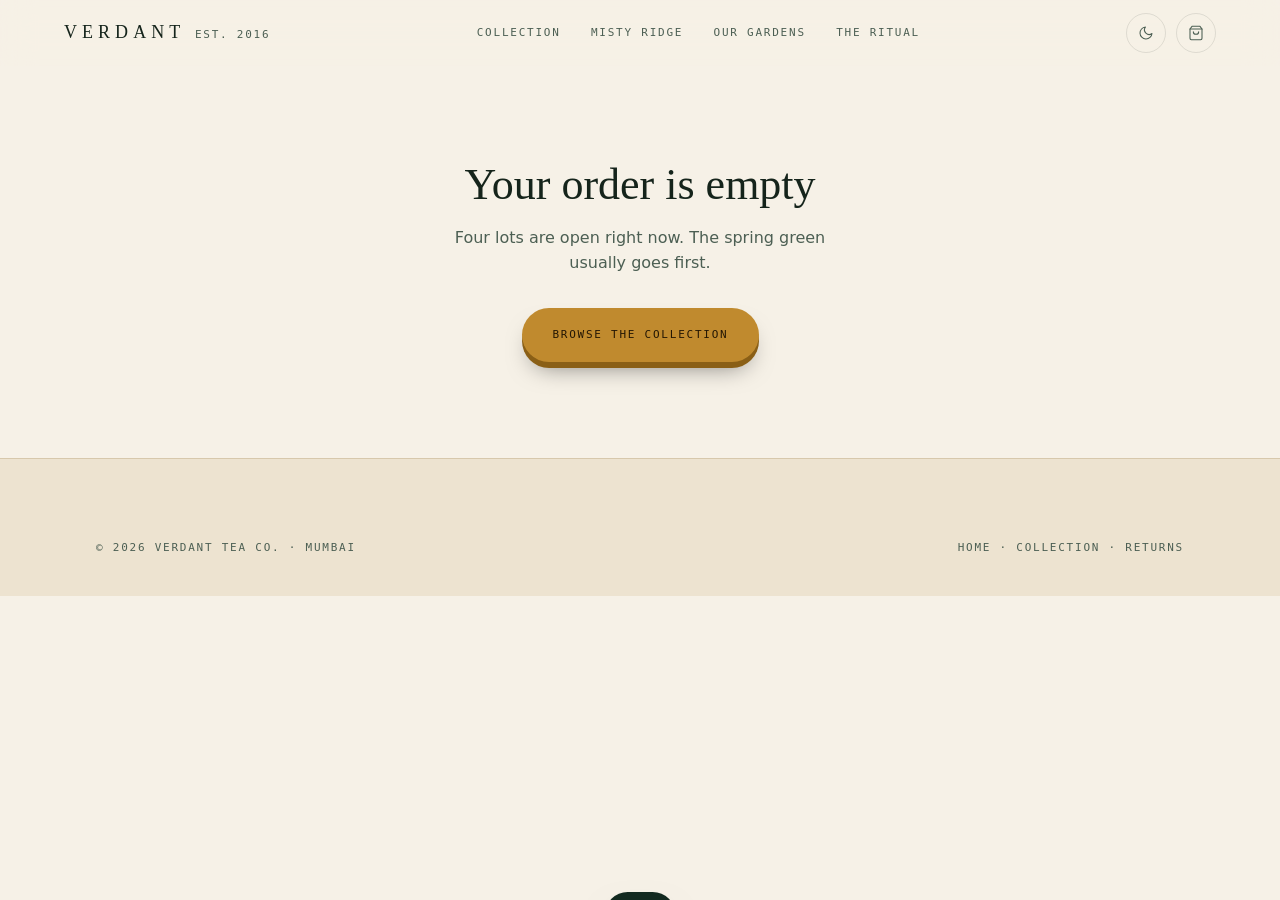
<file: verdant-tea/checkout.html>
<!doctype html>
<html lang="en">
<head>
<meta charset="utf-8">
<meta name="viewport" content="width=device-width, initial-scale=1">
<title>Checkout — Verdant</title>
<meta name="description" content="Secure checkout. UPI, cards and netbanking. Free shipping over ₹2,000.">
<meta name="theme-color" content="#12291F">
<link rel="icon" href="data:image/svg+xml,%3Csvg xmlns=%27http://www.w3.org/2000/svg%27 viewBox=%270 0 32 32%27%3E%3Crect width=%2732%27 height=%2732%27 rx=%277%27 fill=%27%2312291F%27/%3E%3Cpath d=%27M23 7c2.4 8-2 17-10 18-3.2.4-5.4-1.4-5.4-4.6C7.6 12.8 13.8 8 23 7z%27 fill=%27%237E9B84%27/%3E%3Cpath d=%27M9 24C13 18 17 13 22 9%27 stroke=%27%2312291F%27 stroke-width=%271.6%27 fill=%27none%27/%3E%3C/svg%3E">
<link rel="stylesheet" href="assets/site.css">
<style>
.co{padding-top:var(--nav-h)}
.co__grid{display:grid;gap:clamp(2rem,4.5vw,3.5rem);grid-template-columns:minmax(0,1fr);
  padding-block:clamp(2rem,5vw,3.5rem) clamp(4rem,8vw,6rem);align-items:start}
@media (min-width:940px){.co__grid{grid-template-columns:minmax(0,1.35fr) minmax(0,1fr)}}

.co h1{font-size:clamp(2rem,4vw,2.9rem);letter-spacing:-.022em;margin-bottom:.5rem}
.co__sub{color:var(--ink-2);margin-bottom:2rem}

.step{border:1px solid var(--panel-line);border-radius:12px;background:var(--panel);
  padding:clamp(1.2rem,2.6vw,1.7rem);margin-bottom:1.1rem}
.step__h{display:flex;align-items:center;gap:.85rem;margin-bottom:1.3rem}
.step__h b{width:26px;height:26px;border-radius:50%;display:grid;place-items:center;flex:none;
  background:var(--forest);color:var(--paper);font-family:var(--mono);font-size:.65rem}
:root[data-theme="dark"] .step__h b{background:var(--beige);color:var(--forest)}
@media (prefers-color-scheme:dark){:root:not([data-theme="light"]) .step__h b{background:var(--beige);color:var(--forest)}}
.step__h h2{font-size:var(--t-lg)}

.fields{display:grid;gap:.9rem;grid-template-columns:repeat(auto-fit,minmax(min(100%,180px),1fr))}
.field{display:grid;gap:.4rem}
.field--wide{grid-column:1 / -1}
.field label{font-family:var(--mono);font-size:var(--t-xs);letter-spacing:.12em;
  text-transform:uppercase;color:var(--ink-2)}
.field input,.field select{min-height:50px;padding:0 .95rem;border-radius:8px;
  border:1px solid var(--panel-line);background:var(--ground);color:var(--ink);
  font-family:var(--body);font-size:var(--t-base);transition:border-color .25s var(--ease)}
.field input:focus,.field select:focus{border-color:var(--accent)}
.field input[aria-invalid="true"]{border-color:#C0492E}
.field small{color:#C0492E;font-size:var(--t-xs);min-height:1em}
.field small:empty{min-height:0}

.pays{display:grid;gap:.65rem}
.pay{display:grid;grid-template-columns:auto 1fr auto;gap:.9rem;align-items:center;
  border:1px solid var(--panel-line);border-radius:10px;padding:.95rem 1.1rem;cursor:pointer;
  transition:border-color .25s var(--ease),background .25s var(--ease)}
.pay:hover{border-color:var(--ink-2)}
.pay input{accent-color:var(--accent);width:17px;height:17px}
.pay b{display:block;font-size:var(--t-sm)}
.pay span{color:var(--ink-2);font-size:var(--t-xs)}
.pay:has(input:checked){border-color:var(--accent);background:color-mix(in srgb,var(--accent) 8%,transparent)}
.pay__tag{font-family:var(--mono);font-size:.6rem;letter-spacing:.1em;text-transform:uppercase;
  padding:.25rem .5rem;border-radius:4px;background:var(--liquor);color:#241704}

/* summary */
.sum{border:1px solid var(--panel-line);border-radius:12px;background:var(--panel-solid);
  padding:clamp(1.2rem,2.6vw,1.7rem);position:sticky;top:calc(var(--nav-h) + 16px)}
.sum h2{font-size:var(--t-lg);margin-bottom:1.2rem}
.lines{display:grid;gap:1rem;margin-bottom:1.2rem}
.line{display:grid;grid-template-columns:auto 1fr auto;gap:.9rem;align-items:start}
.line__sw{width:52px;height:52px;border-radius:7px;flex:none;
  background:radial-gradient(80% 90% at 30% 22%,var(--s1),var(--s2))}
.line b{display:block;font-size:var(--t-sm);margin-bottom:.1rem}
.line span{color:var(--ink-2);font-size:var(--t-xs);font-family:var(--mono)}
.line__amt{font-variant-numeric:tabular-nums;font-size:var(--t-sm);text-align:right;white-space:nowrap}
.line__ctl{display:flex;align-items:center;gap:.4rem;margin-top:.45rem}
.line__ctl button{width:24px;height:24px;border-radius:5px;display:grid;place-items:center;
  border:1px solid var(--panel-line);color:var(--ink-2);font-size:14px;line-height:1}
.line__ctl button:hover{border-color:var(--ink-2);color:var(--ink)}
.line__ctl output{min-width:1.5rem;text-align:center;font-variant-numeric:tabular-nums;font-size:var(--t-sm)}
.line__rm{color:var(--ink-2);font-family:var(--mono);font-size:var(--t-xs);
  text-decoration:underline;margin-left:.4rem}
.line__rm:hover{color:#C0492E}

.ship-meter{margin:1.1rem 0;padding:.85rem 1rem;border-radius:9px;
  background:color-mix(in srgb,var(--accent) 9%,transparent);
  border:1px solid color-mix(in srgb,var(--accent) 24%,transparent)}
.ship-meter p{font-size:var(--t-xs);font-family:var(--mono);letter-spacing:.08em;
  color:var(--ink-2);margin-bottom:.55rem}
.ship-meter i{display:block;height:4px;border-radius:3px;background:var(--panel-line);position:relative}
.ship-meter i::after{content:"";position:absolute;inset:0;width:var(--v,0%);border-radius:3px;
  background:var(--accent);transition:width .5s var(--ease)}

.promo{display:flex;gap:.5rem;margin:1.1rem 0}
.promo input{flex:1;min-height:46px;padding:0 .9rem;border-radius:8px;border:1px solid var(--panel-line);
  background:var(--ground);color:var(--ink);font-family:var(--mono);font-size:var(--t-xs);
  letter-spacing:.12em;text-transform:uppercase}
.promo button{min-height:46px;padding:0 1.1rem;border-radius:8px;border:1px solid var(--panel-line);
  font-family:var(--mono);font-size:var(--t-xs);letter-spacing:.12em;text-transform:uppercase;
  color:var(--ink-2);transition:all .25s var(--ease)}
.promo button:hover{border-color:var(--ink-2);color:var(--ink)}
.promo__msg{font-family:var(--mono);font-size:var(--t-xs);color:var(--ok);margin-bottom:1rem}

.totals{display:grid;gap:.6rem;padding-top:1.1rem;border-top:1px solid var(--panel-line)}
.totals div{display:flex;justify-content:space-between;gap:1rem;color:var(--ink-2);font-size:var(--t-sm)}
.totals div span:last-child{font-variant-numeric:tabular-nums;color:var(--ink)}
.totals .grand{padding-top:.7rem;margin-top:.3rem;border-top:1px solid var(--panel-line);
  font-family:var(--display);font-size:var(--t-xl);color:var(--ink)}
.totals .grand span{color:var(--ink)}
.totals .save span:last-child{color:var(--ok)}

.upsell{margin-top:1.4rem;padding-top:1.3rem;border-top:1px solid var(--panel-line)}
.upsell>p{font-family:var(--mono);font-size:var(--t-xs);letter-spacing:.14em;text-transform:uppercase;
  color:var(--ink-2);margin-bottom:.9rem}
.up{display:grid;grid-template-columns:auto 1fr auto;gap:.8rem;align-items:center;
  padding:.7rem 0;border-top:1px solid var(--panel-line)}
.up:first-of-type{border-top:0}
.up__sw{width:40px;height:40px;border-radius:6px;flex:none;
  background:radial-gradient(80% 90% at 30% 22%,var(--s1),var(--s2))}
.up b{display:block;font-size:var(--t-sm)}
.up span{color:var(--ink-2);font-size:var(--t-xs);font-variant-numeric:tabular-nums}
.up button{border:1px solid var(--panel-line);border-radius:100px;padding:.42rem .85rem;
  font-family:var(--mono);font-size:.62rem;letter-spacing:.1em;text-transform:uppercase;
  color:var(--ink-2);transition:all .25s var(--ease);white-space:nowrap}
.up button:hover{background:var(--accent);border-color:var(--accent);color:var(--ground)}

.co__trust{display:grid;gap:.7rem;margin-top:1.3rem;padding-top:1.3rem;border-top:1px solid var(--panel-line)}
.co__trust div{display:flex;gap:.6rem;align-items:flex-start;color:var(--ink-2);font-size:var(--t-xs)}
.co__trust svg{width:14px;height:14px;color:var(--ok);flex:none;margin-top:2px}

.co__empty{text-align:center;padding:clamp(3rem,8vw,6rem) 0}
.co__empty h2{font-size:var(--t-2xl);margin-bottom:1rem}
.co__empty p{color:var(--ink-2);max-width:38ch;margin:0 auto 2rem}

.done{text-align:center;padding:clamp(3rem,8vw,6rem) 0;max-width:34rem;margin-inline:auto}
.done__tick{width:74px;height:74px;border-radius:50%;margin:0 auto 1.6rem;display:grid;place-items:center;
  background:color-mix(in srgb,var(--ok) 18%,transparent);border:1px solid var(--ok)}
.done__tick svg{width:32px;height:32px;color:var(--ok)}
.done h2{font-size:var(--t-2xl);margin-bottom:1rem}
.done p{color:var(--ink-2);margin-bottom:2rem}
</style>
</head>
<body>

<nav class="nav">
  <a class="nav__mark" href="index.html"><strong>Verdant</strong><span class="mono">Est. 2016</span></a>
  <div class="nav__links">
    <a href="collection.html">Collection</a>
    <a href="product.html">Misty Ridge</a>
    <a href="index.html#origin">Our Gardens</a>
    <a href="index.html#brew">The Ritual</a>
  </div>
  <div class="nav__end">
    <button class="icon-btn" data-theme-toggle type="button" aria-label="Switch light or dark theme">
      <svg class="i-moon" viewBox="0 0 24 24" fill="none" stroke="currentColor" stroke-width="1.6" stroke-linecap="round" stroke-linejoin="round" aria-hidden="true"><path d="M21 12.8A9 9 0 1 1 11.2 3a7 7 0 0 0 9.8 9.8z"/></svg>
      <svg class="i-sun" viewBox="0 0 24 24" fill="none" stroke="currentColor" stroke-width="1.6" stroke-linecap="round" stroke-linejoin="round" aria-hidden="true"><circle cx="12" cy="12" r="4"/><path d="M12 2v2M12 20v2M4.9 4.9l1.4 1.4M17.7 17.7l1.4 1.4M2 12h2M20 12h2M4.9 19.1l1.4-1.4M17.7 6.3l1.4-1.4"/></svg>
    </button>
    <a class="icon-btn" href="checkout.html" aria-current="page" aria-label="View your order">
      <svg viewBox="0 0 24 24" fill="none" stroke="currentColor" stroke-width="1.6" stroke-linecap="round" stroke-linejoin="round" aria-hidden="true"><path d="M6 2 3 6v14a2 2 0 0 0 2 2h14a2 2 0 0 0 2-2V6l-3-4z"/><path d="M3 6h18M16 10a4 4 0 0 1-8 0"/></svg>
      <span class="cart-pip" data-n="0">0</span>
    </a>
  </div>
</nav>

<main class="co">
  <div class="wrap">
    <!-- empty state -->
    <section class="co__empty" id="empty" hidden>
      <h2>Your order is empty</h2>
      <p>Four lots are open right now. The spring green usually goes first.</p>
      <div class="cta-row" style="justify-content:center">
        <a class="btn3 btn3--gold" href="collection.html">Browse the collection</a>
      </div>
    </section>

    <!-- confirmation -->
    <section class="done" id="done" hidden>
      <div class="done__tick">
        <svg viewBox="0 0 24 24" fill="none" stroke="currentColor" stroke-width="2.4" stroke-linecap="round" stroke-linejoin="round" aria-hidden="true"><path d="M20 6 9 17l-5-5"/></svg>
      </div>
      <h2>Order placed</h2>
      <p id="doneMsg">We have your order. It leaves Mumbai within 24 hours and you will get a
        tracking link by email.</p>
      <div class="cta-row" style="justify-content:center">
        <a class="btn3 btn3--ghost" href="collection.html">Keep browsing</a>
      </div>
    </section>

    <!-- checkout -->
    <div id="live">
      <h1>Checkout</h1>
      <p class="co__sub">Free shipping over ₹2,000 · Returns accepted even on opened pouches</p>

      <div class="co__grid">
        <form id="form" novalidate>
          <div class="step">
            <div class="step__h"><b>1</b><h2>Contact</h2></div>
            <div class="fields">
              <div class="field field--wide">
                <label for="email">Email</label>
                <input id="email" name="email" type="email" inputmode="email" autocomplete="email" placeholder="you@example.com" required>
                <small data-err="email"></small>
              </div>
              <div class="field field--wide">
                <label for="phone">Mobile</label>
                <input id="phone" name="phone" type="tel" inputmode="numeric" autocomplete="tel" placeholder="10-digit number" required>
                <small data-err="phone"></small>
              </div>
            </div>
          </div>

          <div class="step">
            <div class="step__h"><b>2</b><h2>Delivery</h2></div>
            <div class="fields">
              <div class="field"><label for="fname">First name</label>
                <input id="fname" name="fname" autocomplete="given-name" required><small data-err="fname"></small></div>
              <div class="field"><label for="lname">Last name</label>
                <input id="lname" name="lname" autocomplete="family-name" required><small data-err="lname"></small></div>
              <div class="field field--wide"><label for="addr">Address</label>
                <input id="addr" name="addr" autocomplete="street-address" placeholder="Flat, building, street" required><small data-err="addr"></small></div>
              <div class="field"><label for="city">City</label>
                <input id="city" name="city" autocomplete="address-level2" required><small data-err="city"></small></div>
              <div class="field"><label for="state">State</label>
                <select id="state" name="state" autocomplete="address-level1">
                  <option>Maharashtra</option><option>Karnataka</option><option>Delhi</option>
                  <option>Tamil Nadu</option><option>West Bengal</option><option>Gujarat</option>
                  <option>Telangana</option><option>Kerala</option><option>Rajasthan</option>
                </select><small></small></div>
              <div class="field"><label for="pin">PIN code</label>
                <input id="pin" name="pin" inputmode="numeric" autocomplete="postal-code" placeholder="6 digits" required><small data-err="pin"></small></div>
            </div>
          </div>

          <div class="step">
            <div class="step__h"><b>3</b><h2>Payment</h2></div>
            <div class="pays">
              <label class="pay">
                <input type="radio" name="pay" value="upi" checked>
                <div><b>UPI</b><span>GPay, PhonePe, Paytm or any UPI app</span></div>
                <span class="pay__tag">Instant</span>
              </label>
              <label class="pay">
                <input type="radio" name="pay" value="card">
                <div><b>Card</b><span>Visa, Mastercard, RuPay and Amex</span></div>
              </label>
              <label class="pay">
                <input type="radio" name="pay" value="netbanking">
                <div><b>Netbanking</b><span>All major Indian banks</span></div>
              </label>
              <label class="pay">
                <input type="radio" name="pay" value="cod">
                <div><b>Cash on delivery</b><span>₹40 handling fee, orders under ₹5,000</span></div>
              </label>
            </div>
          </div>

          <button class="btn3 btn3--gold btn3--block" type="submit" style="margin-top:.5rem">
            <svg viewBox="0 0 24 24" fill="none" stroke="currentColor" stroke-width="2.2" stroke-linecap="round" stroke-linejoin="round" aria-hidden="true"><rect x="3" y="11" width="18" height="11" rx="2"/><path d="M7 11V7a5 5 0 0 1 10 0v4"/></svg>
            <span data-label>Pay <span id="payAmt">₹0</span></span>
          </button>
          <p class="mono" style="text-align:center;color:var(--ink-2);margin-top:.9rem">
            Encrypted end to end · you will not be charged in this demo
          </p>
        </form>

        <aside class="sum" aria-label="Order summary">
          <h2>Your order</h2>
          <div class="lines" id="lines"></div>

          <div class="ship-meter" id="shipMeter">
            <p id="shipMsg">Add ₹0 more for free shipping</p>
            <i id="shipBar"></i>
          </div>

          <div class="promo">
            <label class="sr" for="promo">Promo code</label>
            <input id="promo" placeholder="Promo code">
            <button type="button" id="promoBtn">Apply</button>
          </div>
          <p class="promo__msg" id="promoMsg" role="status"></p>

          <div class="totals">
            <div><span>Subtotal</span><span id="tSub">₹0</span></div>
            <div class="save" id="tDiscRow" hidden><span>Discount <span id="tDiscCode"></span></span><span id="tDisc">−₹0</span></div>
            <div><span>Shipping</span><span id="tShip">₹0</span></div>
            <div><span>GST included</span><span id="tGst">₹0</span></div>
            <div class="grand"><span>Total</span><span id="tTotal">₹0</span></div>
          </div>

          <div class="upsell" id="upsell"></div>

          <div class="co__trust">
            <div><svg viewBox="0 0 24 24" fill="none" stroke="currentColor" stroke-width="2.2" stroke-linecap="round" stroke-linejoin="round" aria-hidden="true"><path d="M20 6 9 17l-5-5"/></svg><span>Dispatched from Mumbai within 24 hours</span></div>
            <div><svg viewBox="0 0 24 24" fill="none" stroke="currentColor" stroke-width="2.2" stroke-linecap="round" stroke-linejoin="round" aria-hidden="true"><path d="M20 6 9 17l-5-5"/></svg><span>Returns accepted even on opened pouches</span></div>
            <div><svg viewBox="0 0 24 24" fill="none" stroke="currentColor" stroke-width="2.2" stroke-linecap="round" stroke-linejoin="round" aria-hidden="true"><path d="M20 6 9 17l-5-5"/></svg><span>Harvest date stamped, or your money back</span></div>
          </div>
        </aside>
      </div>
    </div>
  </div>
</main>

<footer class="foot">
  <div class="wrap">
    <div class="foot__legal mono" style="border-top:0;padding-top:0">
      <span>© 2026 Verdant Tea Co. · Mumbai</span>
      <span><a href="index.html">Home</a> · <a href="collection.html">Collection</a> · <a href="product.html#faq">Returns</a></span>
    </div>
  </div>
</footer>

<div class="toast" data-on="0" role="status" aria-live="polite">
  <svg viewBox="0 0 24 24" fill="none" stroke="currentColor" stroke-width="2.2" stroke-linecap="round" stroke-linejoin="round" aria-hidden="true"><path d="M20 6 9 17l-5-5"/></svg>
  <span></span>
</div>

<script src="assets/site.js"></script>
<script>
(function(){
  "use strict";
  var C=window.VERDANT_CATALOG, Cart=window.Cart, money=window.money;
  var SW={"misty-ridge":["#A9C48C","#4A7C5D"],"ember-gold":["#E0B457","#8A5A16"],
    "deep-forest":["#6B5237","#20140A"],"first-light":["#F0E6CC","#B9A87E"],
    "gaiwan":["#F2ECE0","#B9AE97"],"scoop":["#D8C79A","#8C7440"],"pouch-set":["#CFBA90","#8B7249"]};
  var FREE=2000, CODES={"VERDANT10":.10,"SPRING26":.15};
  var promo=null;

  var el={
    lines:document.getElementById("lines"), empty:document.getElementById("empty"),
    live:document.getElementById("live"), done:document.getElementById("done"),
    tSub:document.getElementById("tSub"), tShip:document.getElementById("tShip"),
    tGst:document.getElementById("tGst"), tTotal:document.getElementById("tTotal"),
    tDisc:document.getElementById("tDisc"), tDiscRow:document.getElementById("tDiscRow"),
    tDiscCode:document.getElementById("tDiscCode"), payAmt:document.getElementById("payAmt"),
    shipMsg:document.getElementById("shipMsg"), shipBar:document.getElementById("shipBar"),
    shipMeter:document.getElementById("shipMeter"), upsell:document.getElementById("upsell")
  };

  function render(){
    var cart=Cart.all(), ids=Object.keys(cart);
    var isDone=!el.done.hidden;
    el.empty.hidden = ids.length>0 || isDone;
    el.live.hidden  = ids.length===0 || isDone;
    if(!ids.length){ return; }

    el.lines.innerHTML = ids.map(function(id){
      var t=C[id], q=cart[id];
      return '<div class="line" data-id="'+id+'">'+
        '<span class="line__sw" style="--s1:'+SW[id][0]+';--s2:'+SW[id][1]+'"></span>'+
        '<div><b>'+t.name+'</b><span>'+t.type+' · '+t.size+'</span>'+
          '<div class="line__ctl">'+
            '<button type="button" data-d="-1" aria-label="Decrease '+t.name+'">−</button>'+
            '<output>'+q+'</output>'+
            '<button type="button" data-d="1" aria-label="Increase '+t.name+'">+</button>'+
            '<button type="button" class="line__rm" data-rm aria-label="Remove '+t.name+'">Remove</button>'+
          '</div></div>'+
        '<span class="line__amt">'+money(t.price*q)+'</span></div>';
    }).join("");

    var sub=Cart.total();
    var disc = promo ? Math.round(sub*CODES[promo]) : 0;
    var after = sub-disc;
    var cod = (document.querySelector('input[name="pay"]:checked')||{}).value==="cod" ? 40 : 0;
    var ship = after>=FREE ? 0 : (after>0 ? 120 : 0);
    var total = after+ship+cod;
    var gst = Math.round(total - total/1.05);

    el.tSub.textContent=money(sub);
    el.tDiscRow.hidden=!disc;
    el.tDisc.textContent="−"+money(disc);
    el.tDiscCode.textContent=promo?("· "+promo):"";
    el.tShip.textContent = ship===0 ? "Free" : money(ship);
    el.tGst.textContent=money(gst);
    el.tTotal.textContent=money(total);
    el.payAmt.textContent=money(total);

    var gap=FREE-after;
    if(gap>0){
      el.shipMsg.textContent="Add "+money(gap)+" more for free shipping";
      el.shipBar.style.setProperty("--v",Math.min(100,(after/FREE)*100).toFixed(1)+"%");
      el.shipMeter.hidden=false;
    } else {
      el.shipMsg.textContent="Free shipping unlocked";
      el.shipBar.style.setProperty("--v","100%");
      el.shipMeter.hidden=false;
    }

    /* upsell: things not already in the cart */
    var recs=["gaiwan","scoop","pouch-set","first-light"].filter(function(id){return !cart[id];}).slice(0,3);
    el.upsell.innerHTML = recs.length
      ? '<p>Add to this box</p>'+recs.map(function(id){
          var t=C[id];
          return '<div class="up"><span class="up__sw" style="--s1:'+SW[id][0]+';--s2:'+SW[id][1]+'"></span>'+
            '<div><b>'+t.name+'</b><span>'+money(t.price)+'</span></div>'+
            '<button type="button" data-add="'+id+'"><span data-label>Add</span></button></div>';
        }).join("")
      : "";
  }

  el.lines.addEventListener("click",function(e){
    var line=e.target.closest(".line"); if(!line) return;
    var id=line.dataset.id;
    if(e.target.closest("[data-rm]")){ Cart.remove(id); window.showToast(C[id].name+" removed"); return; }
    var d=e.target.closest("[data-d]");
    if(d){ Cart.set(id,(Cart.all()[id]||0)+parseInt(d.dataset.d,10)); }
  });

  document.getElementById("promoBtn").addEventListener("click",function(){
    var v=document.getElementById("promo").value.trim().toUpperCase();
    var msg=document.getElementById("promoMsg");
    if(CODES[v]){ promo=v; msg.style.color="var(--ok)";
      msg.textContent=Math.round(CODES[v]*100)+"% off applied."; }
    else if(!v){ msg.textContent=""; }
    else { promo=null; msg.style.color="#C0492E"; msg.textContent="That code is not valid — try VERDANT10."; }
    render();
  });

  Array.prototype.forEach.call(document.querySelectorAll('input[name="pay"]'),function(r){
    r.addEventListener("change",render);
  });

  document.addEventListener("cart:change",render);
  render();

  /* ---------- validation ---------- */
  var form=document.getElementById("form");
  var RULES={
    email:[/^[^\s@]+@[^\s@]+\.[^\s@]{2,}$/,"Enter an email we can send the tracking link to."],
    phone:[/^[6-9]\d{9}$/,"Enter a 10-digit Indian mobile number."],
    fname:[/.{2,}/,"Tell us your first name."],
    lname:[/.{1,}/,"Tell us your last name."],
    addr:[/.{6,}/,"We need a full street address to deliver."],
    city:[/.{2,}/,"Which city?"],
    pin:[/^\d{6}$/,"A PIN code is six digits."]
  };
  function check(name,silent){
    var f=form.elements[name]; if(!f) return true;
    var ok=RULES[name][0].test(f.value.trim());
    var s=form.querySelector('[data-err="'+name+'"]');
    if(!silent){ s.textContent=ok?"":RULES[name][1]; f.setAttribute("aria-invalid",ok?"false":"true"); }
    return ok;
  }
  Object.keys(RULES).forEach(function(n){
    var f=form.elements[n];
    if(f) f.addEventListener("blur",function(){check(n);});
  });

  form.addEventListener("submit",function(e){
    e.preventDefault();
    var bad=null;
    Object.keys(RULES).forEach(function(n){ if(!check(n) && !bad) bad=n; });
    if(bad){ form.elements[bad].focus(); window.showToast("Check the highlighted fields"); return; }
    var total=el.tTotal.textContent;
    document.getElementById("doneMsg").textContent=
      "We have your order for "+total+". It leaves Mumbai within 24 hours and the tracking link "+
      "goes to "+form.elements.email.value.trim()+".";
    el.done.hidden=false; el.live.hidden=true; el.empty.hidden=true;
    try{ localStorage.removeItem("verdant.cart.v1"); }catch(err){}
    Array.prototype.forEach.call(document.querySelectorAll(".cart-pip"),function(p){
      p.setAttribute("data-n","0"); p.textContent="0";
    });
    window.scrollTo({top:0,behavior:"smooth"});
  });
})();
</script>
</body>
</html>
</file>
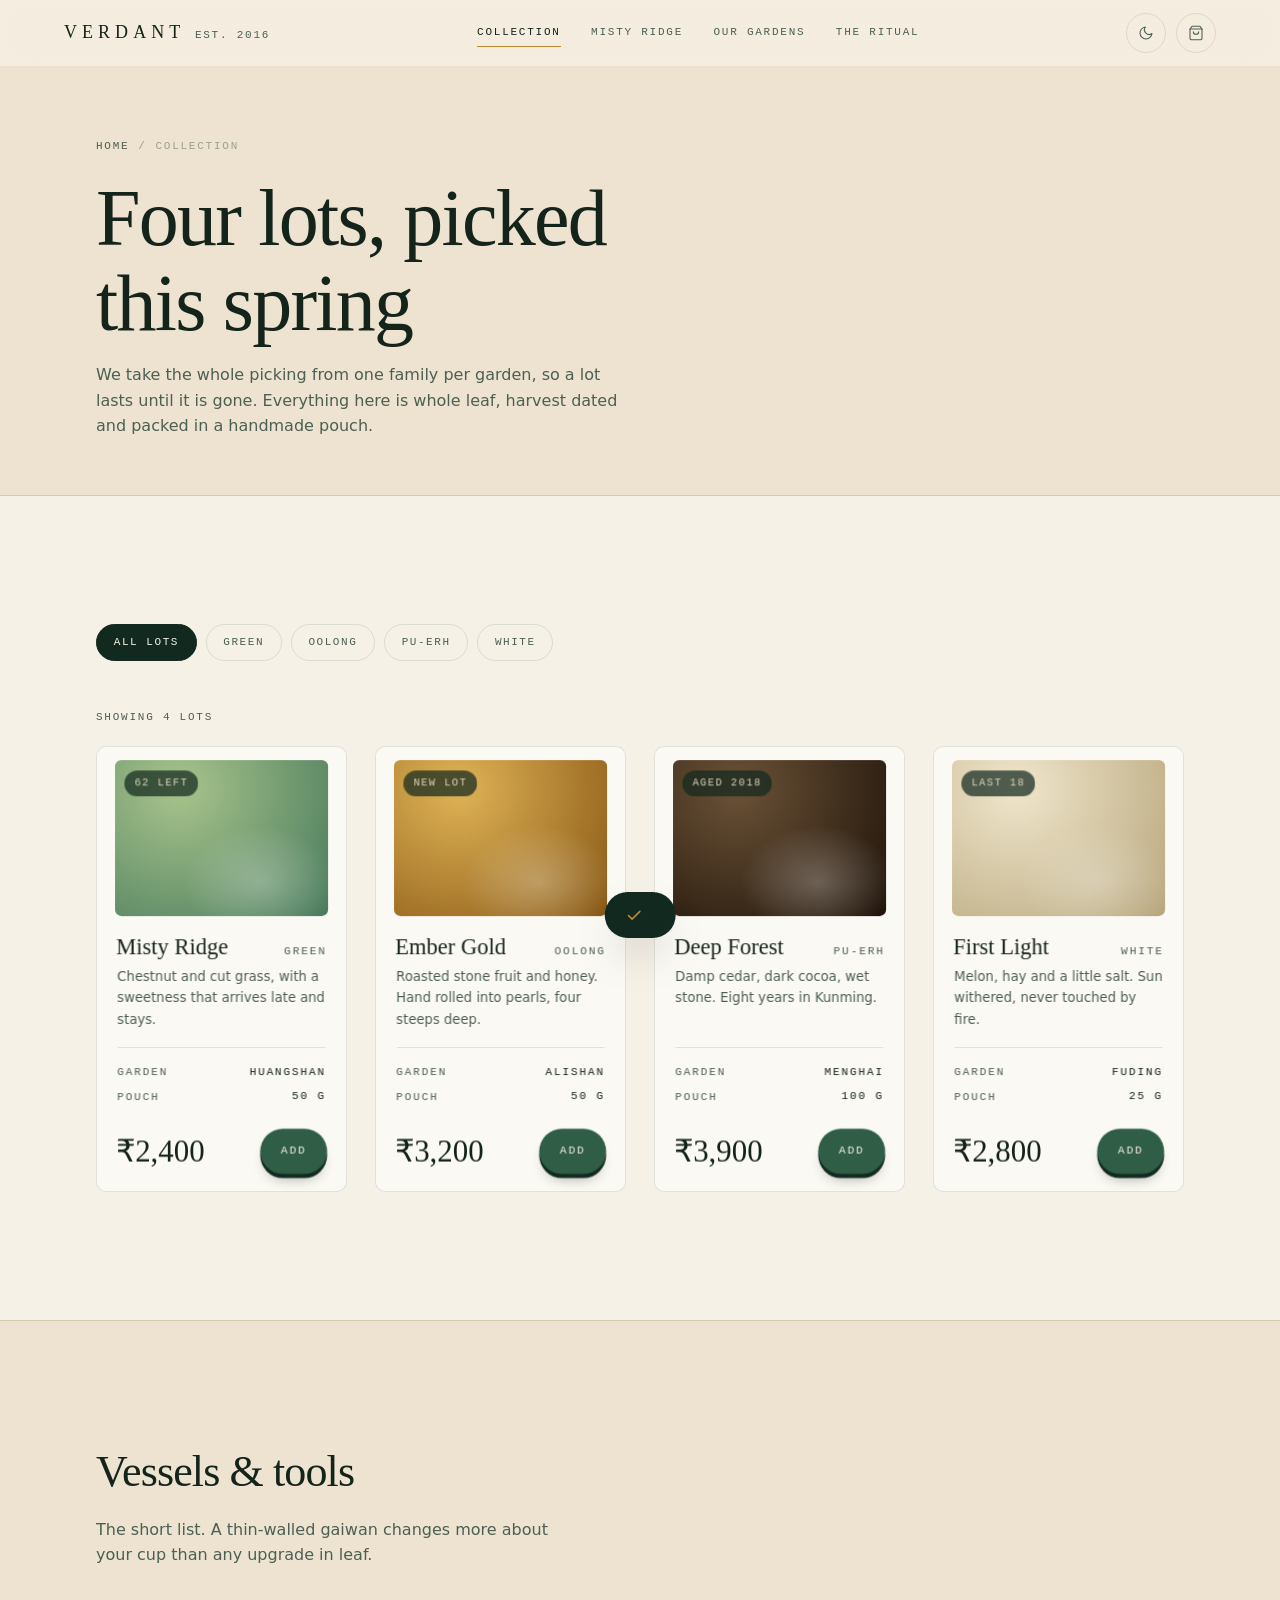
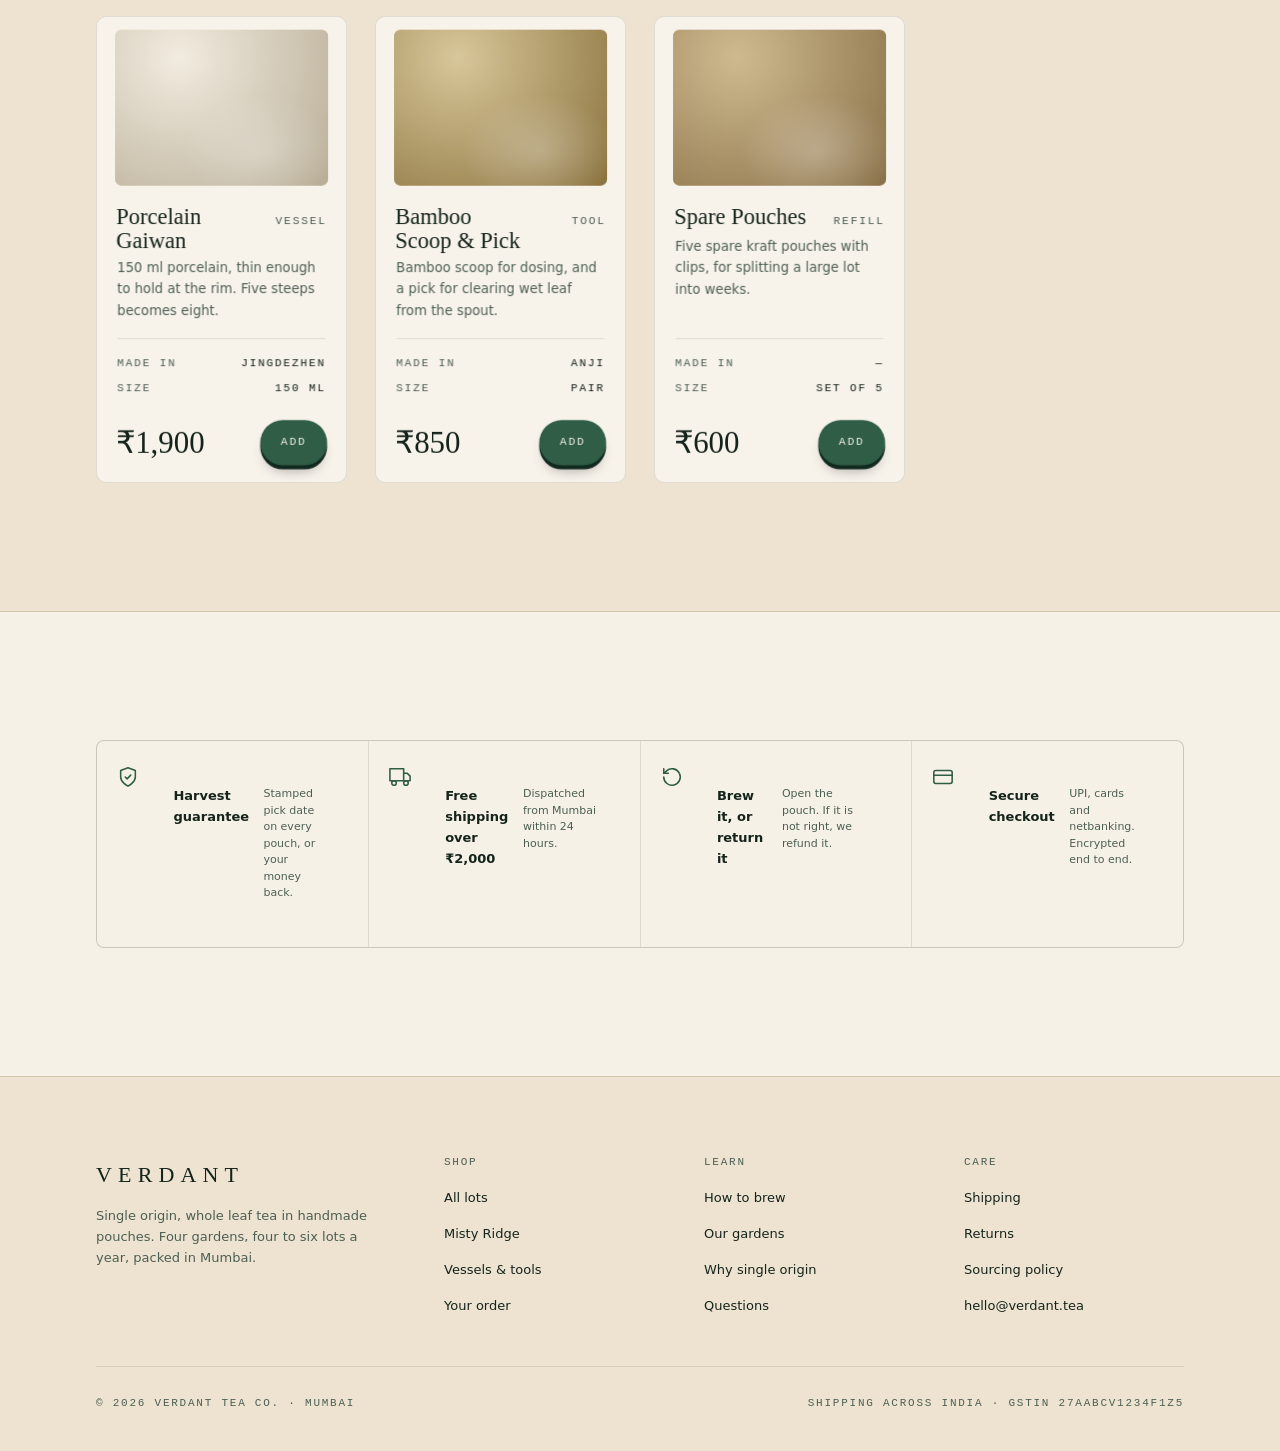
<file: verdant-tea/collection.html>
<!doctype html>
<html lang="en">
<head>
<meta charset="utf-8">
<meta name="viewport" content="width=device-width, initial-scale=1">
<title>The Collection — Verdant</title>
<meta name="description" content="Four single-origin lots and the vessels to brew them. Every pouch stamped with garden, altitude and harvest date.">
<meta name="theme-color" content="#12291F">
<link rel="icon" href="data:image/svg+xml,%3Csvg xmlns=%27http://www.w3.org/2000/svg%27 viewBox=%270 0 32 32%27%3E%3Crect width=%2732%27 height=%2732%27 rx=%277%27 fill=%27%2312291F%27/%3E%3Cpath d=%27M23 7c2.4 8-2 17-10 18-3.2.4-5.4-1.4-5.4-4.6C7.6 12.8 13.8 8 23 7z%27 fill=%27%237E9B84%27/%3E%3Cpath d=%27M9 24C13 18 17 13 22 9%27 stroke=%27%2312291F%27 stroke-width=%271.6%27 fill=%27none%27/%3E%3C/svg%3E">
<link rel="stylesheet" href="assets/site.css">
<style>
.chips{display:flex;flex-wrap:wrap;gap:.55rem;margin-bottom:clamp(2rem,4vw,3rem)}
.chip{border:1px solid var(--panel-line);border-radius:100px;padding:.55rem 1.05rem;
  font-family:var(--mono);font-size:var(--t-xs);letter-spacing:.14em;text-transform:uppercase;
  color:var(--ink-2);transition:all .28s var(--ease)}
.chip:hover{border-color:var(--ink-2);color:var(--ink);transform:translateY(-2px)}
.chip[aria-pressed="true"]{background:var(--forest);border-color:var(--forest);color:var(--paper)}
:root[data-theme="dark"] .chip[aria-pressed="true"]{background:var(--beige);border-color:var(--beige);color:var(--forest)}
@media (prefers-color-scheme:dark){:root:not([data-theme="light"]) .chip[aria-pressed="true"]{
  background:var(--beige);border-color:var(--beige);color:var(--forest)}}
.count{color:var(--ink-2);margin-bottom:1.2rem}
.empty{padding:3rem 0;color:var(--ink-2);text-align:center}
.vessels{background:var(--ground-2);border-block:1px solid var(--rule)}
</style>
</head>
<body>

<nav class="nav">
  <a class="nav__mark" href="index.html"><strong>Verdant</strong><span class="mono">Est. 2016</span></a>
  <div class="nav__links">
    <a href="collection.html" aria-current="page">Collection</a>
    <a href="product.html">Misty Ridge</a>
    <a href="index.html#origin">Our Gardens</a>
    <a href="index.html#brew">The Ritual</a>
  </div>
  <div class="nav__end">
    <button class="icon-btn" data-theme-toggle type="button" aria-label="Switch light or dark theme">
      <svg class="i-moon" viewBox="0 0 24 24" fill="none" stroke="currentColor" stroke-width="1.6" stroke-linecap="round" stroke-linejoin="round" aria-hidden="true"><path d="M21 12.8A9 9 0 1 1 11.2 3a7 7 0 0 0 9.8 9.8z"/></svg>
      <svg class="i-sun" viewBox="0 0 24 24" fill="none" stroke="currentColor" stroke-width="1.6" stroke-linecap="round" stroke-linejoin="round" aria-hidden="true"><circle cx="12" cy="12" r="4"/><path d="M12 2v2M12 20v2M4.9 4.9l1.4 1.4M17.7 17.7l1.4 1.4M2 12h2M20 12h2M4.9 19.1l1.4-1.4M17.7 6.3l1.4-1.4"/></svg>
    </button>
    <a class="icon-btn" href="checkout.html" aria-label="View your order">
      <svg viewBox="0 0 24 24" fill="none" stroke="currentColor" stroke-width="1.6" stroke-linecap="round" stroke-linejoin="round" aria-hidden="true"><path d="M6 2 3 6v14a2 2 0 0 0 2 2h14a2 2 0 0 0 2-2V6l-3-4z"/><path d="M3 6h18M16 10a4 4 0 0 1-8 0"/></svg>
      <span class="cart-pip" data-n="0">0</span>
    </a>
  </div>
</nav>

<header class="phead">
  <div class="wrap">
    <nav class="crumbs mono" aria-label="Breadcrumb">
      <a href="index.html">Home</a><span>/</span><span aria-current="page">Collection</span>
    </nav>
    <h1>Four lots, picked this spring</h1>
    <p>We take the whole picking from one family per garden, so a lot lasts until it is gone.
      Everything here is whole leaf, harvest dated and packed in a handmade pouch.</p>
  </div>
</header>

<section class="sec">
  <div class="wrap">
    <div class="chips" id="chips">
      <button class="chip" type="button" data-filter="all" aria-pressed="true">All lots</button>
      <button class="chip" type="button" data-filter="Green" aria-pressed="false">Green</button>
      <button class="chip" type="button" data-filter="Oolong" aria-pressed="false">Oolong</button>
      <button class="chip" type="button" data-filter="Pu-erh" aria-pressed="false">Pu-erh</button>
      <button class="chip" type="button" data-filter="White" aria-pressed="false">White</button>
    </div>
    <p class="count mono" id="count">Showing 4 lots</p>
    <div class="grid-teas" id="grid"></div>
    <p class="empty mono" id="empty" hidden>No lots in that style right now — the next release lands in April.</p>
  </div>
</section>

<section class="sec vessels" id="vessels">
  <div class="wrap">
    <div class="sec__head reveal" style="display:grid;gap:1.3rem;grid-template-columns:minmax(0,1fr);margin-bottom:clamp(2rem,4vw,3rem)">
      <h2 style="font-size:var(--t-2xl);letter-spacing:-.02em;max-width:16ch">Vessels &amp; tools</h2>
      <p style="color:var(--ink-2);max-width:46ch">The short list. A thin-walled gaiwan changes more
        about your cup than any upgrade in leaf.</p>
    </div>
    <div class="grid-teas" id="tools"></div>
  </div>
</section>

<section class="sec">
  <div class="wrap">
    <div class="trust">
      <div>
        <svg viewBox="0 0 24 24" fill="none" stroke="currentColor" stroke-width="1.7" stroke-linecap="round" stroke-linejoin="round" aria-hidden="true"><path d="M12 22s8-4 8-10V5l-8-3-8 3v7c0 6 8 10 8 10z"/><path d="m9 12 2 2 4-4"/></svg>
        <div><b>Harvest guarantee</b><p>Stamped pick date on every pouch, or your money back.</p></div>
      </div>
      <div>
        <svg viewBox="0 0 24 24" fill="none" stroke="currentColor" stroke-width="1.7" stroke-linecap="round" stroke-linejoin="round" aria-hidden="true"><path d="M1 3h15v13H1zM16 8h4l3 3v5h-7z"/><circle cx="5.5" cy="18.5" r="2.5"/><circle cx="18.5" cy="18.5" r="2.5"/></svg>
        <div><b>Free shipping over ₹2,000</b><p>Dispatched from Mumbai within 24 hours.</p></div>
      </div>
      <div>
        <svg viewBox="0 0 24 24" fill="none" stroke="currentColor" stroke-width="1.7" stroke-linecap="round" stroke-linejoin="round" aria-hidden="true"><path d="M3 12a9 9 0 1 0 3-6.7L3 8"/><path d="M3 3v5h5"/></svg>
        <div><b>Brew it, or return it</b><p>Open the pouch. If it is not right, we refund it.</p></div>
      </div>
      <div>
        <svg viewBox="0 0 24 24" fill="none" stroke="currentColor" stroke-width="1.7" stroke-linecap="round" stroke-linejoin="round" aria-hidden="true"><rect x="2" y="5" width="20" height="14" rx="2"/><path d="M2 10h20"/></svg>
        <div><b>Secure checkout</b><p>UPI, cards and netbanking. Encrypted end to end.</p></div>
      </div>
    </div>
  </div>
</section>

<footer class="foot">
  <div class="wrap">
    <div class="foot__top">
      <div>
        <div class="foot__mark">Verdant</div>
        <p class="foot__blurb">Single origin, whole leaf tea in handmade pouches. Four gardens,
          four to six lots a year, packed in Mumbai.</p>
      </div>
      <div><h4>Shop</h4><ul>
        <li><a href="collection.html">All lots</a></li>
        <li><a href="product.html">Misty Ridge</a></li>
        <li><a href="collection.html#vessels">Vessels &amp; tools</a></li>
        <li><a href="checkout.html">Your order</a></li>
      </ul></div>
      <div><h4>Learn</h4><ul>
        <li><a href="index.html#brew">How to brew</a></li>
        <li><a href="index.html#origin">Our gardens</a></li>
        <li><a href="product.html#why">Why single origin</a></li>
        <li><a href="product.html#faq">Questions</a></li>
      </ul></div>
      <div><h4>Care</h4><ul>
        <li><a href="checkout.html">Shipping</a></li>
        <li><a href="product.html#faq">Returns</a></li>
        <li><a href="index.html#origin">Sourcing policy</a></li>
        <li><a href="mailto:hello@verdant.tea">hello@verdant.tea</a></li>
      </ul></div>
    </div>
    <div class="foot__legal mono">
      <span>© 2026 Verdant Tea Co. · Mumbai</span>
      <span>Shipping across India · GSTIN 27AABCV1234F1Z5</span>
    </div>
  </div>
</footer>

<div class="toast" data-on="0" role="status" aria-live="polite">
  <svg viewBox="0 0 24 24" fill="none" stroke="currentColor" stroke-width="2.2" stroke-linecap="round" stroke-linejoin="round" aria-hidden="true"><path d="M20 6 9 17l-5-5"/></svg>
  <span></span>
</div>

<script src="assets/site.js"></script>
<script>
(function(){
  "use strict";
  var C=window.VERDANT_CATALOG;
  var teas=["misty-ridge","ember-gold","deep-forest","first-light"];
  var tools=["gaiwan","scoop","pouch-set"];
  var shots={"misty-ridge":["#A9C48C","#4A7C5D"],"ember-gold":["#E0B457","#8A5A16"],
    "deep-forest":["#6B5237","#20140A"],"first-light":["#F0E6CC","#B9A87E"],
    "gaiwan":["#F2ECE0","#B9AE97"],"scoop":["#D8C79A","#8C7440"],"pouch-set":["#CFBA90","#8B7249"]};
  var desc={"misty-ridge":"Chestnut and cut grass, with a sweetness that arrives late and stays.",
    "ember-gold":"Roasted stone fruit and honey. Hand rolled into pearls, four steeps deep.",
    "deep-forest":"Damp cedar, dark cocoa, wet stone. Eight years in Kunming.",
    "first-light":"Melon, hay and a little salt. Sun withered, never touched by fire.",
    "gaiwan":"150 ml porcelain, thin enough to hold at the rim. Five steeps becomes eight.",
    "scoop":"Bamboo scoop for dosing, and a pick for clearing wet leaf from the spout.",
    "pouch-set":"Five spare kraft pouches with clips, for splitting a large lot into weeks."};
  var tags={"misty-ridge":"62 left","ember-gold":"New lot","deep-forest":"Aged 2018","first-light":"Last 18"};

  function card(id, linkable){
    var t=C[id], tag=tags[id];
    var shotInner=(tag?'<span class="tea__tag">'+tag+'</span>':'');
    var shot = linkable
      ? '<a class="tea__shot" href="product.html" style="--s1:'+shots[id][0]+';--s2:'+shots[id][1]+'" aria-label="'+t.name+'">'+shotInner+'</a>'
      : '<span class="tea__shot" style="--s1:'+shots[id][0]+';--s2:'+shots[id][1]+'">'+shotInner+'</span>';
    var title = linkable ? '<a href="product.html">'+t.name+'</a>' : t.name;
    return '<article class="tea reveal" data-type="'+t.type+'"><div class="tea__in">'+shot+
      '<div class="tea__top"><h3>'+title+'</h3><span class="tea__type mono">'+t.type+'</span></div>'+
      '<p class="tea__desc">'+desc[id]+'</p>'+
      '<dl class="tea__meta mono"><div><dt>'+(linkable?'Garden':'Made in')+'</dt><dd>'+t.garden+'</dd></div>'+
      '<div><dt>'+(linkable?'Pouch':'Size')+'</dt><dd>'+t.size+'</dd></div></dl>'+
      '<div class="tea__buy"><span class="tea__price">'+window.money(t.price)+'</span>'+
      '<button class="btn3 btn3--sm" type="button" data-add="'+id+'"><span data-label>Add</span></button></div>'+
      '</div></article>';
  }

  document.getElementById("grid").innerHTML=teas.map(function(id){return card(id,true);}).join("");
  document.getElementById("tools").innerHTML=tools.map(function(id){return card(id,false);}).join("");

  /* filter */
  var chips=document.getElementById("chips"), count=document.getElementById("count"),
      empty=document.getElementById("empty");
  chips.addEventListener("click",function(e){
    var b=e.target.closest(".chip"); if(!b) return;
    Array.prototype.forEach.call(chips.querySelectorAll(".chip"),function(x){
      x.setAttribute("aria-pressed", x===b?"true":"false");
    });
    var f=b.dataset.filter, shown=0;
    Array.prototype.forEach.call(document.querySelectorAll("#grid .tea"),function(card){
      var on = (f==="all" || card.dataset.type===f);
      card.hidden=!on; if(on) shown++;
    });
    count.textContent="Showing "+shown+" lot"+(shown===1?"":"s");
    empty.hidden=shown>0;
  });

  /* reveal the freshly built cards */
  var io=new IntersectionObserver(function(en){
    en.forEach(function(x){ if(x.isIntersecting){ x.target.classList.add("in"); io.unobserve(x.target);} });
  },{rootMargin:"0px 0px -8% 0px"});
  Array.prototype.forEach.call(document.querySelectorAll(".reveal"),function(el,i){
    el.style.transitionDelay=(Math.min(i,6)*55)+"ms"; io.observe(el);
  });
})();
</script>
</body>
</html>
</file>
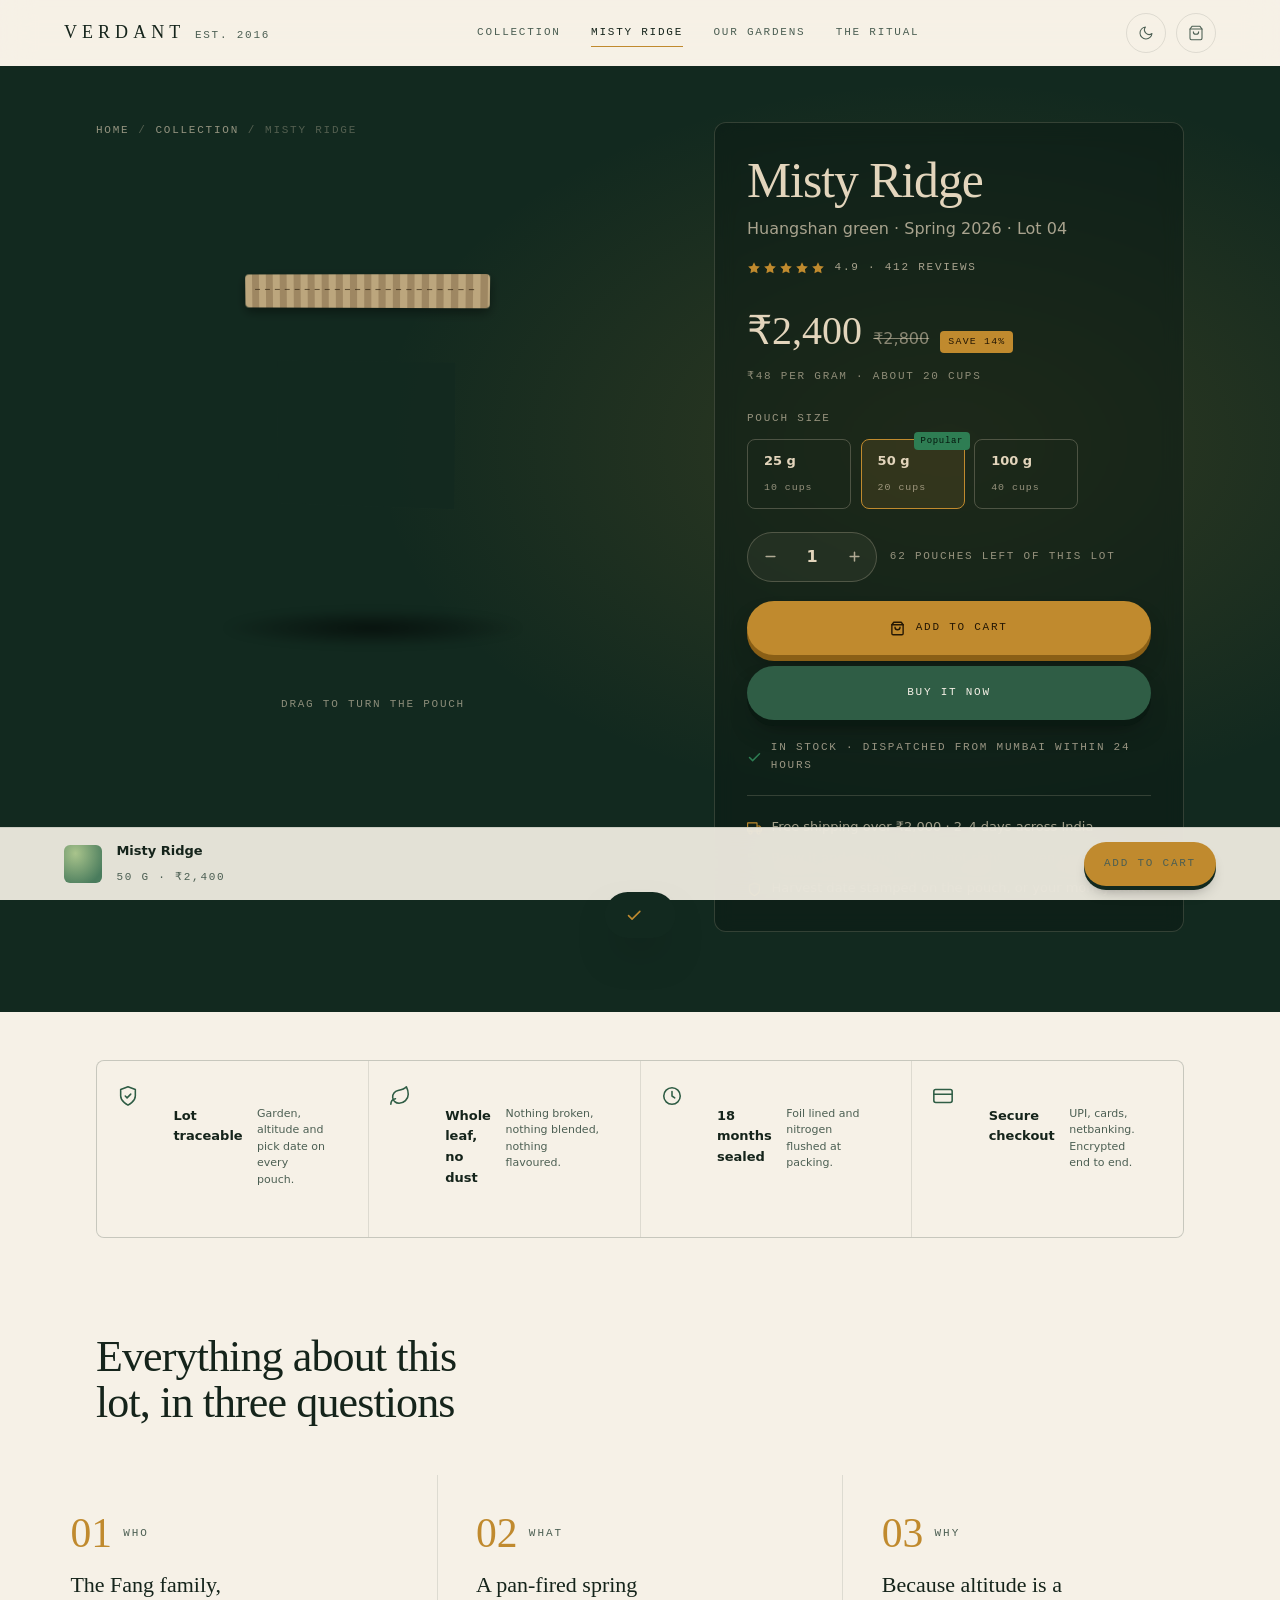
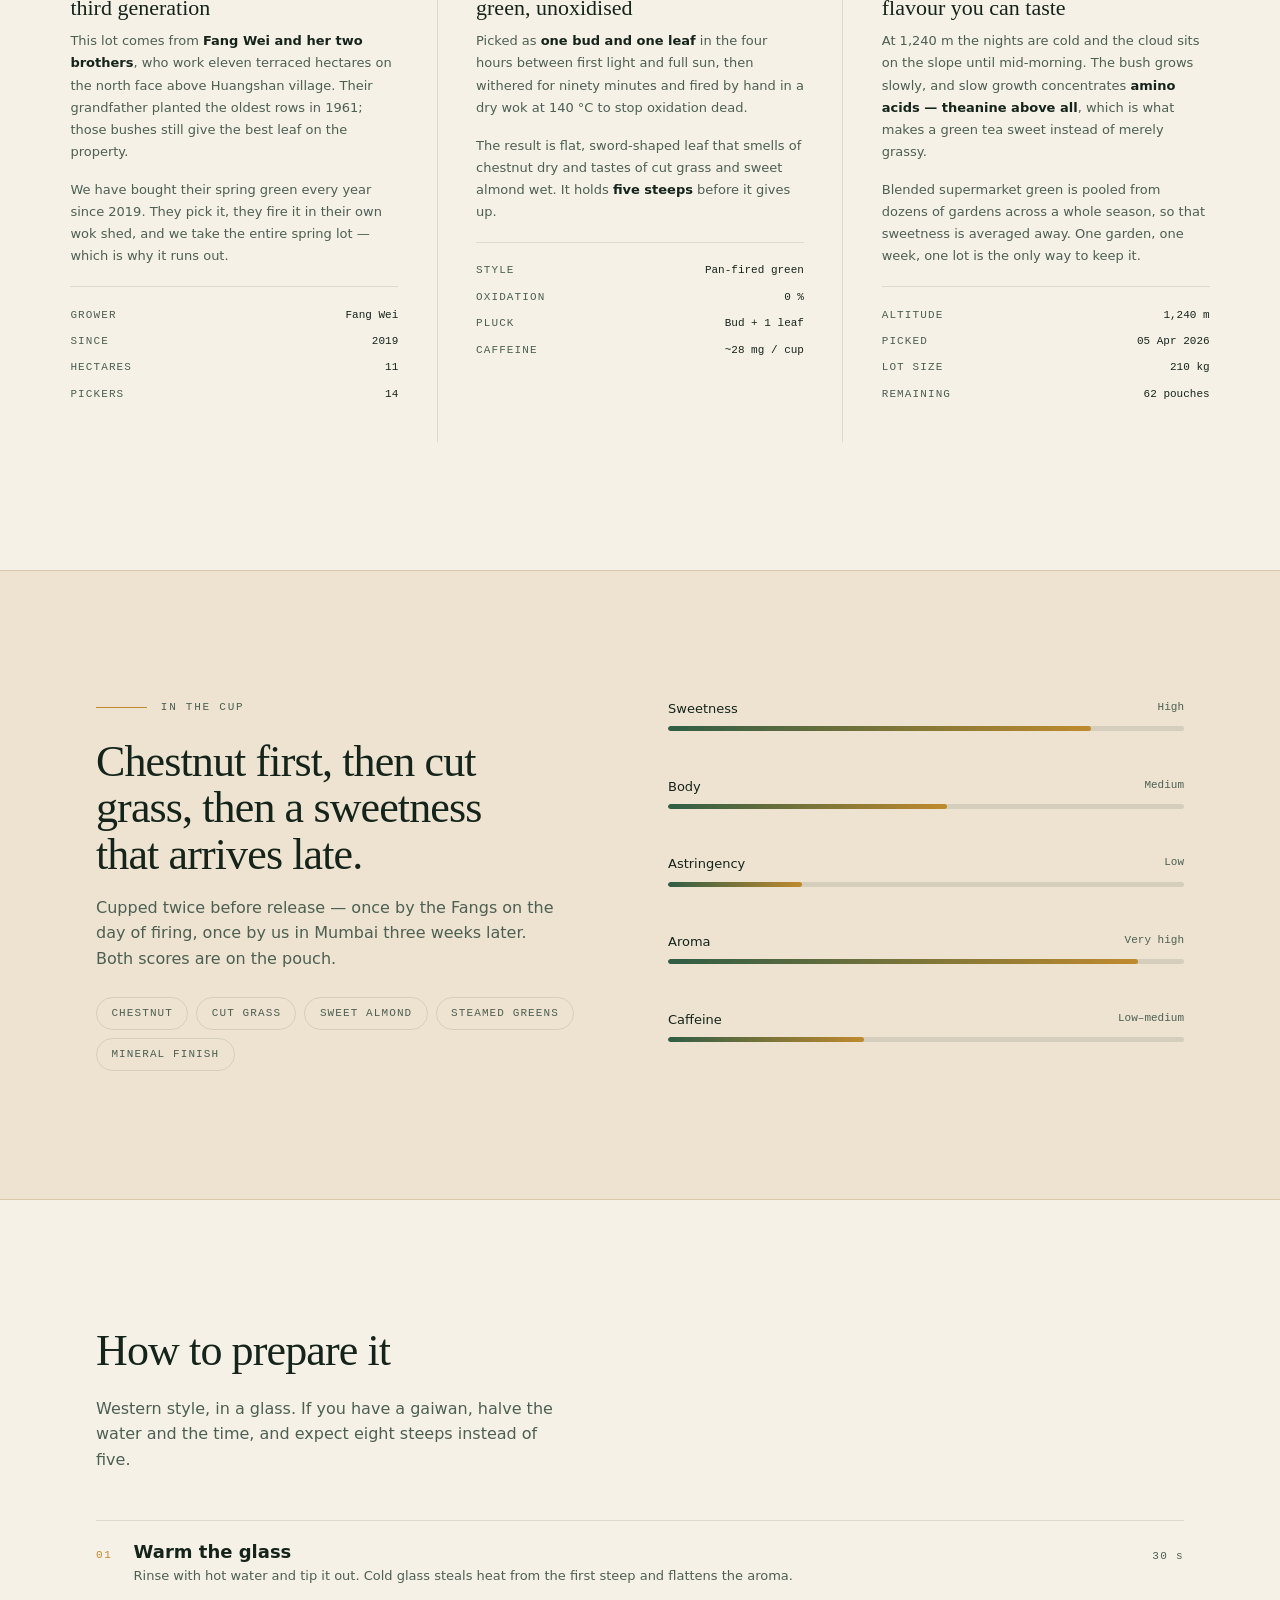
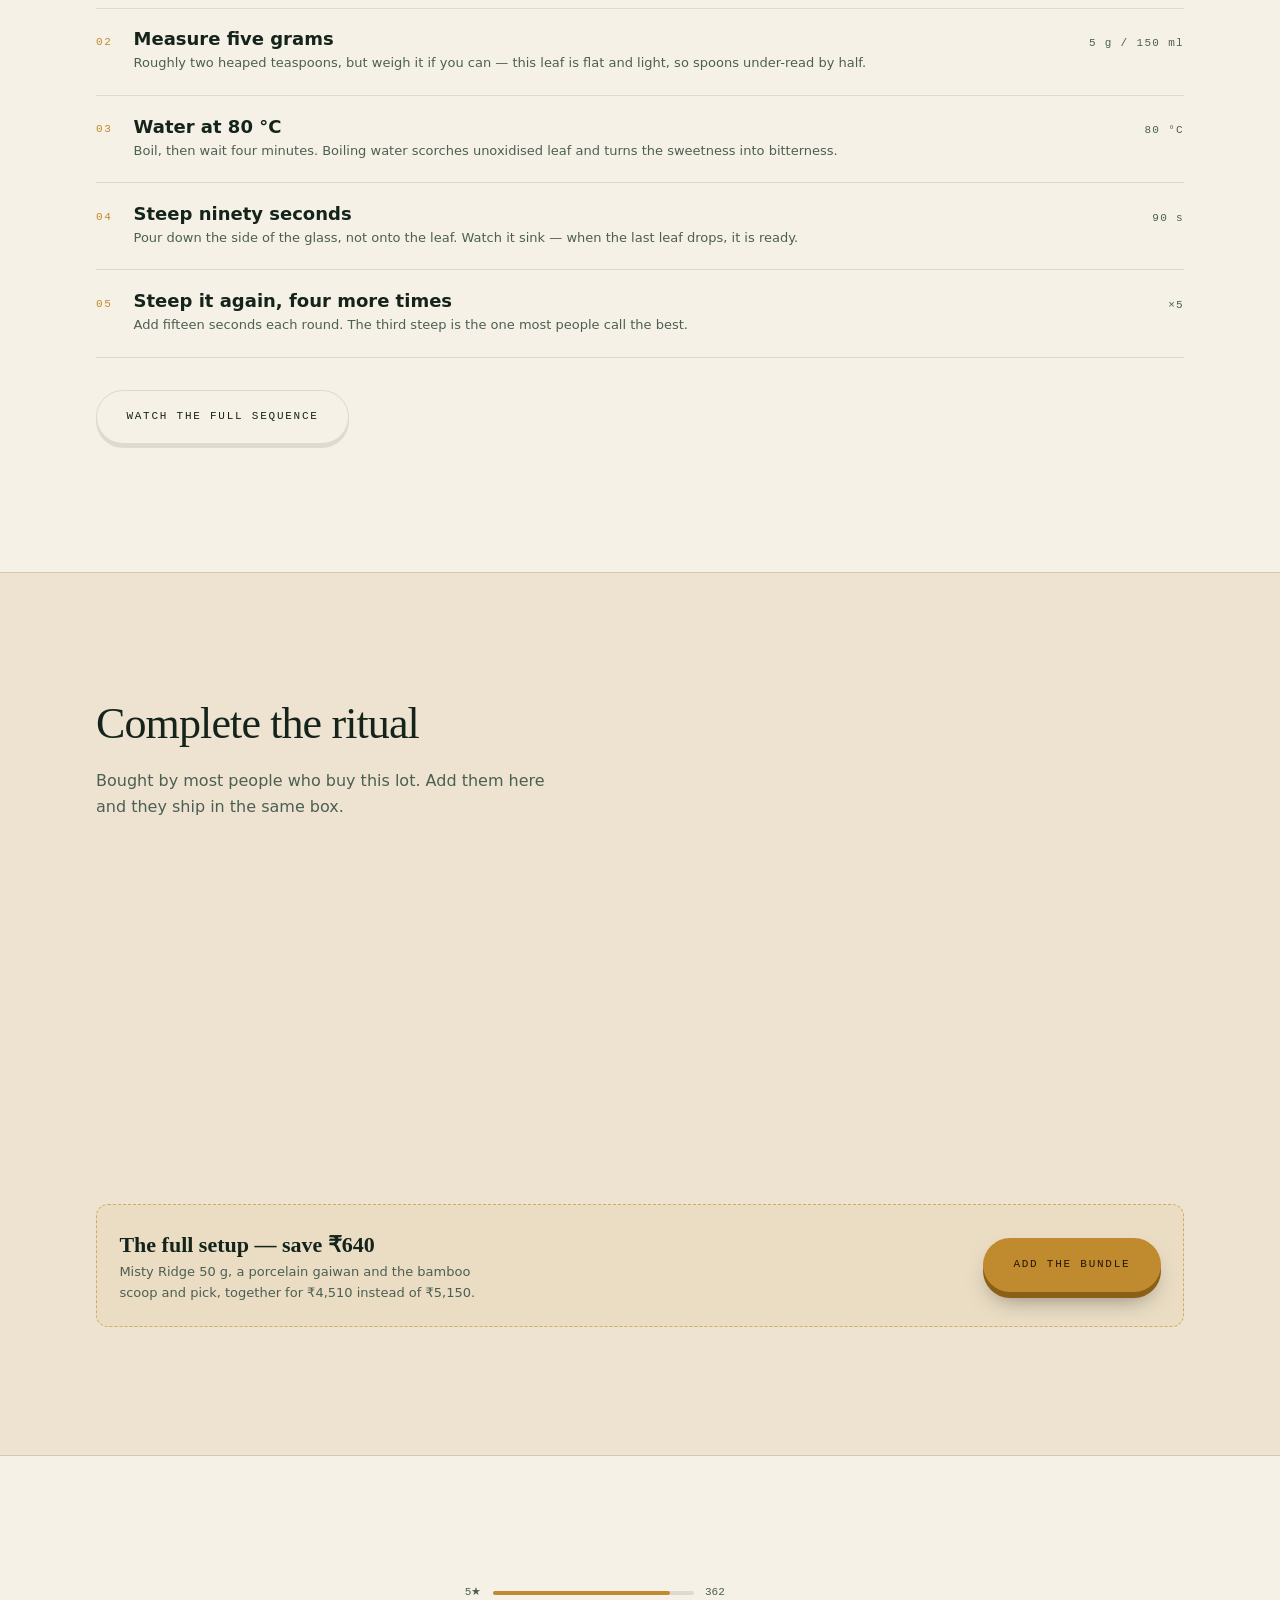
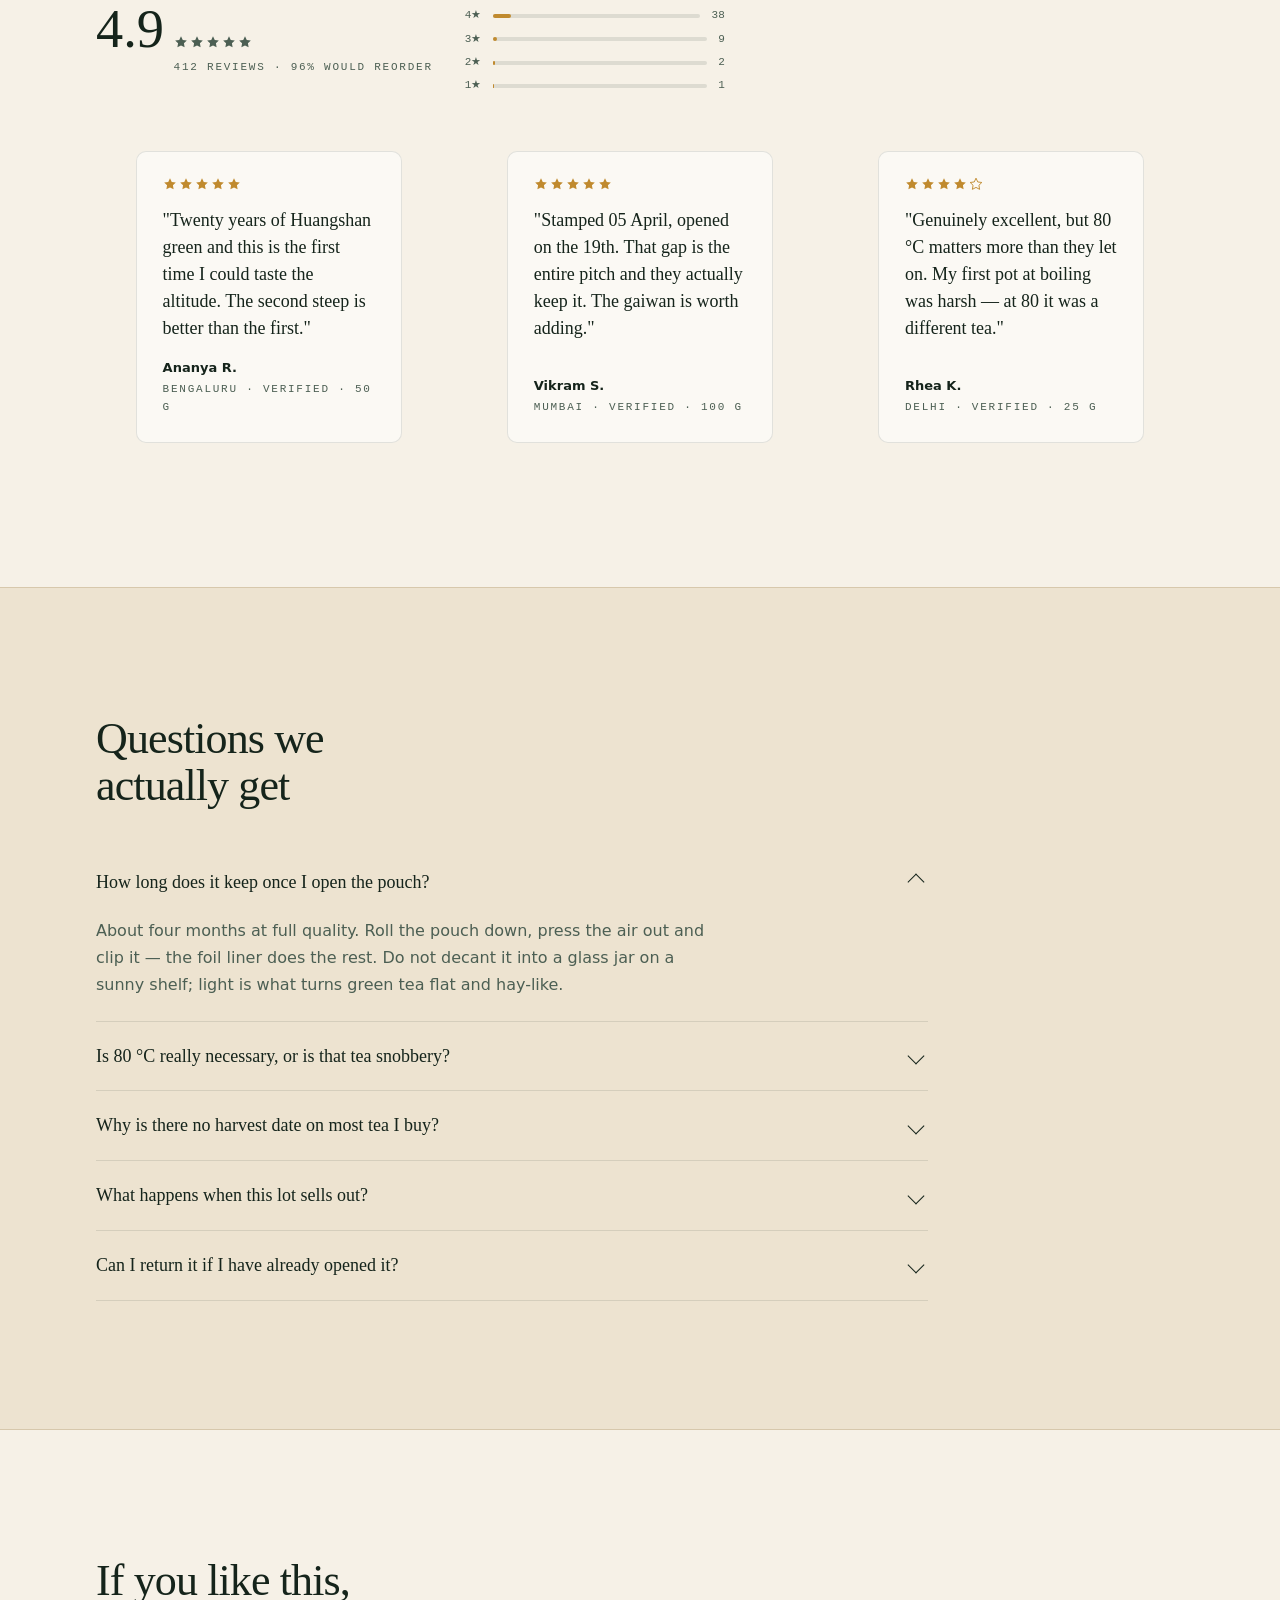
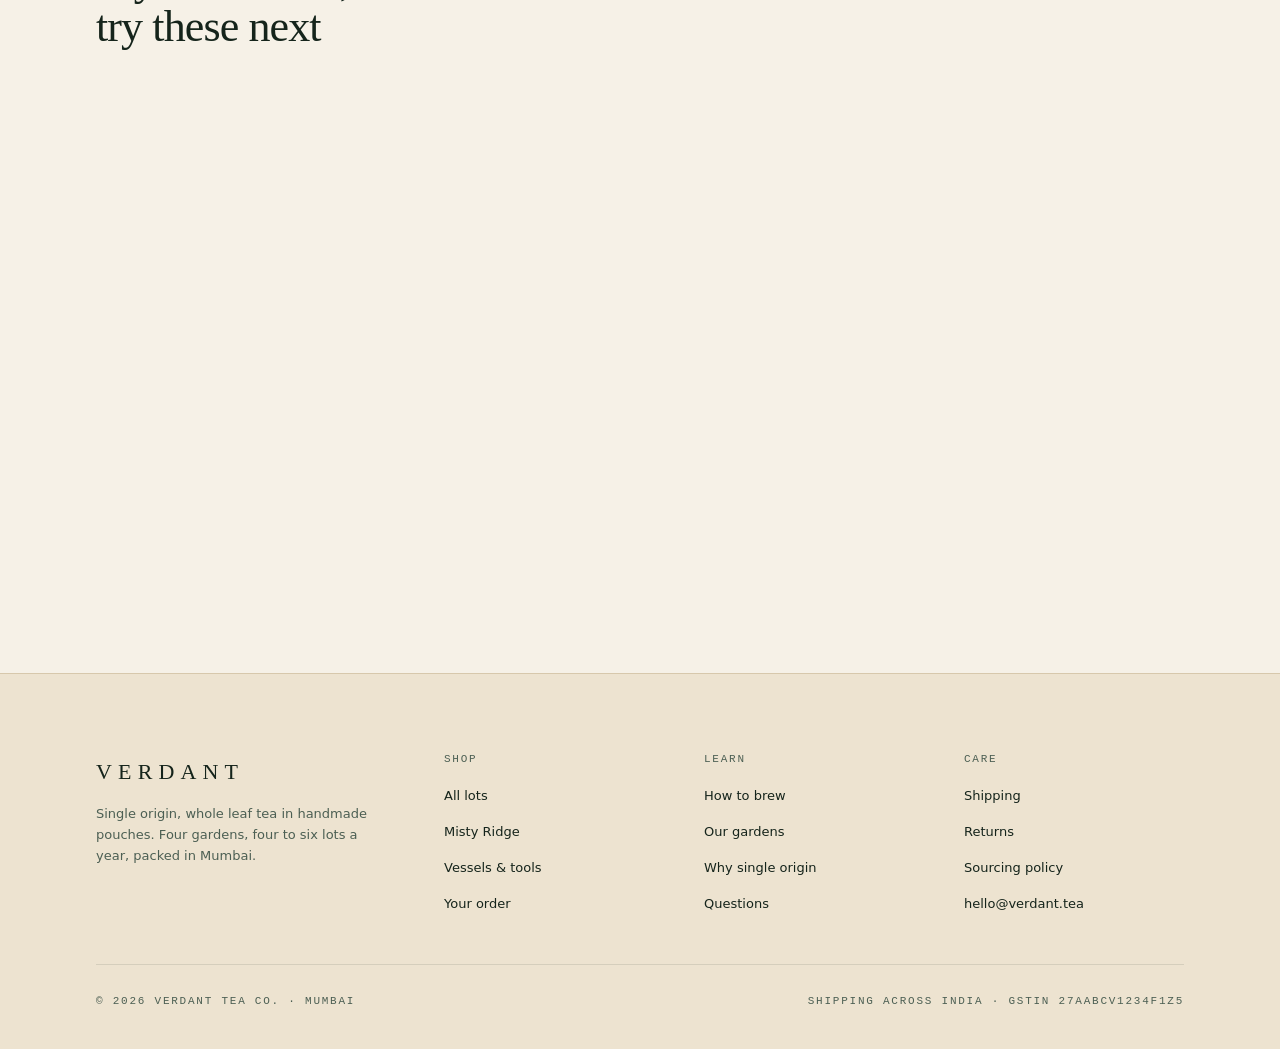
<file: verdant-tea/product.html>
<!doctype html>
<html lang="en">
<head>
<meta charset="utf-8">
<meta name="viewport" content="width=device-width, initial-scale=1">
<title>Misty Ridge — Huangshan Green | Verdant</title>
<meta name="description" content="Misty Ridge: single-origin Huangshan green tea, picked 05 April 2026 at 1,240 m. Whole leaf, in a handmade pouch.">
<meta name="theme-color" content="#12291F">
<link rel="icon" href="data:image/svg+xml,%3Csvg xmlns=%27http://www.w3.org/2000/svg%27 viewBox=%270 0 32 32%27%3E%3Crect width=%2732%27 height=%2732%27 rx=%277%27 fill=%27%2312291F%27/%3E%3Cpath d=%27M23 7c2.4 8-2 17-10 18-3.2.4-5.4-1.4-5.4-4.6C7.6 12.8 13.8 8 23 7z%27 fill=%27%237E9B84%27/%3E%3Cpath d=%27M9 24C13 18 17 13 22 9%27 stroke=%27%2312291F%27 stroke-width=%271.6%27 fill=%27none%27/%3E%3C/svg%3E">
<link rel="stylesheet" href="assets/site.css">
<style>
/* ============================================================
   PRODUCT
   ============================================================ */
.pdp{padding-top:var(--nav-h)}
.pdp__banner{background:var(--forest);color:var(--beige);position:relative;overflow:hidden}
.pdp__banner::before{content:"";position:absolute;inset:0;
  background:radial-gradient(70% 60% at 74% 40%,rgba(192,138,46,.18),transparent 64%)}
.pdp__grid{position:relative;z-index:2;display:grid;gap:clamp(2rem,5vw,4rem);
  grid-template-columns:minmax(0,1fr);padding-block:clamp(2rem,5vw,3.5rem) clamp(3rem,7vw,5rem)}
@media (min-width:960px){.pdp__grid{grid-template-columns:minmax(0,1fr) minmax(0,470px);align-items:start}}

.crumbs{color:color-mix(in srgb,var(--beige) 62%,transparent);margin-bottom:1.6rem}
.crumbs a:hover{color:var(--beige)}

/* interactive 3D pouch */
.stage{position:relative;display:grid;place-items:center;perspective:1300px;
  min-height:min(560px,70vh);cursor:grab;touch-action:pan-y}
.stage:active{cursor:grabbing}
.stage__floor{position:absolute;bottom:14%;width:300px;height:38px;border-radius:50%;
  background:radial-gradient(closest-side,rgba(0,0,0,.55),transparent);filter:blur(3px)}
.pouch{--w:224px;--h:298px;--d:70px;position:relative;width:var(--w);height:var(--h);
  transform-style:preserve-3d;
  transform:rotateX(-7deg) rotateY(calc(var(--spin,-26) * 1deg));will-change:transform}
.pouch__f{position:absolute;inset:0;backface-visibility:hidden;border-radius:4px 4px 9px 9px;
  background:
    repeating-linear-gradient(92deg,rgba(60,42,18,.06) 0 1px,transparent 1px 5px),
    repeating-linear-gradient(4deg,rgba(60,42,18,.04) 0 1px,transparent 1px 7px),
    linear-gradient(168deg,#CFBA90,#AE9468 52%,#8B7249);
  box-shadow:inset 0 0 40px rgba(70,50,20,.32)}
.pouch__f--front{transform:translateZ(35px)}
.pouch__f--back{transform:rotateY(180deg) translateZ(35px)}
.pouch__s{position:absolute;top:0;left:50%;width:70px;height:100%;margin-left:-35px;
  border-radius:4px;backface-visibility:hidden;
  background:linear-gradient(90deg,#6A5636,#8B7249 46%,#57472C)}
.pouch__s--l{transform:rotateY(-90deg) translateZ(112px)}
.pouch__s--r{transform:rotateY(90deg) translateZ(112px)}
.pouch__crimp{position:absolute;left:-8px;right:-8px;top:-20px;height:32px;border-radius:4px;
  background:repeating-linear-gradient(90deg,#BCA67D 0 7px,#9E8762 7px 14px);
  transform:translateZ(36px);box-shadow:0 4px 11px rgba(0,0,0,.45)}
.pouch__crimp::after{content:"";position:absolute;left:10px;right:10px;top:14px;height:1px;
  background:repeating-linear-gradient(90deg,rgba(38,26,8,.62) 0 5px,transparent 5px 10px)}
.pouch__label{position:absolute;left:50%;top:45%;width:176px;margin-left:-88px;
  transform:translateY(-50%) translateZ(37px);text-align:center;padding:1.05rem .6rem;
  border-radius:3px;background:rgba(18,41,31,.95);border:1px solid rgba(227,213,188,.32);
  backface-visibility:hidden}
.pouch__label b{display:block;font-family:var(--display);font-weight:400;font-size:1.34rem;
  letter-spacing:.26em;text-transform:uppercase;color:var(--beige);text-indent:.26em}
.pouch__label hr{border:0;height:1px;background:rgba(227,213,188,.34);width:54px;margin:.6rem auto}
.pouch__label i{display:block;font-style:normal;font-family:var(--mono);font-size:.62rem;
  letter-spacing:.14em;text-transform:uppercase;color:var(--liquor);line-height:1.7}
.stage__hint{position:absolute;bottom:2%;color:color-mix(in srgb,var(--beige) 58%,transparent)}

/* buy column */
.buy{background:rgba(10,24,18,.5);border:1px solid rgba(227,213,188,.18);border-radius:12px;
  padding:clamp(1.4rem,3vw,2rem);backdrop-filter:blur(10px);-webkit-backdrop-filter:blur(10px)}
.buy h1{font-size:clamp(2.1rem,4.4vw,3.1rem);letter-spacing:-.02em;color:var(--beige);margin-bottom:.5rem}
.buy__sub{color:color-mix(in srgb,var(--beige) 72%,transparent);margin-bottom:1.1rem}
.buy__rate{display:flex;align-items:center;gap:.6rem;margin-bottom:1.4rem;
  color:color-mix(in srgb,var(--beige) 72%,transparent)}
.buy__price{display:flex;align-items:baseline;gap:.7rem;margin-bottom:.35rem}
.buy__price b{font-family:var(--display);font-weight:400;font-size:2.5rem;color:var(--beige);
  font-variant-numeric:tabular-nums}
.buy__price s{color:color-mix(in srgb,var(--beige) 55%,transparent);font-variant-numeric:tabular-nums}
.buy__price em{font-style:normal;background:var(--liquor);color:#241704;padding:.2rem .5rem;
  border-radius:4px;font-family:var(--mono);font-size:.62rem;letter-spacing:.12em;text-transform:uppercase}
.buy__unit{color:color-mix(in srgb,var(--beige) 58%,transparent);margin-bottom:1.5rem}

.opt{margin-bottom:1.4rem}
.opt>span{display:block;font-family:var(--mono);font-size:var(--t-xs);letter-spacing:.16em;
  text-transform:uppercase;color:color-mix(in srgb,var(--beige) 62%,transparent);margin-bottom:.7rem}
.sizes{display:flex;flex-wrap:wrap;gap:.6rem}
.size{position:relative;border:1px solid rgba(227,213,188,.26);border-radius:8px;
  padding:.7rem 1rem;text-align:left;color:var(--beige);min-width:104px;
  transition:border-color .25s var(--ease),background .25s var(--ease),transform .18s var(--ease)}
.size:hover{border-color:rgba(227,213,188,.6);transform:translateY(-2px)}
.size[aria-pressed="true"]{border-color:var(--liquor);background:rgba(192,138,46,.14)}
.size b{display:block;font-size:var(--t-sm);font-weight:600}
.size span{font-family:var(--mono);font-size:.62rem;letter-spacing:.1em;
  color:color-mix(in srgb,var(--beige) 62%,transparent)}
.size i{position:absolute;top:-8px;right:-6px;font-style:normal;background:var(--ok);color:#04150C;
  padding:.12rem .4rem;border-radius:4px;font-family:var(--mono);font-size:.56rem;letter-spacing:.08em}

.buy__qty{display:flex;gap:.8rem;align-items:center;margin-bottom:1.2rem;flex-wrap:wrap}
.buy .qty{background:rgba(227,213,188,.06);border-color:rgba(227,213,188,.24)}
.buy .qty button{color:color-mix(in srgb,var(--beige) 74%,transparent)}
.buy .qty button:hover{background:rgba(227,213,188,.12);color:var(--beige)}
.buy .qty span{color:var(--beige)}
.buy__actions{display:grid;gap:.7rem}
.buy__note{display:flex;align-items:center;gap:.55rem;margin-top:1.2rem;
  color:color-mix(in srgb,var(--beige) 66%,transparent)}
.buy__note svg{width:15px;height:15px;color:var(--ok);flex:none}
.buy__ship{margin-top:1.3rem;padding-top:1.3rem;border-top:1px solid rgba(227,213,188,.18);
  display:grid;gap:.6rem}
.buy__ship div{display:flex;gap:.6rem;align-items:flex-start;
  color:color-mix(in srgb,var(--beige) 70%,transparent);font-size:var(--t-sm)}
.buy__ship svg{width:15px;height:15px;color:var(--liquor);margin-top:4px;flex:none}

/* who / what / why */
.www{display:grid;gap:0;grid-template-columns:minmax(0,1fr)}
@media (min-width:900px){.www{grid-template-columns:repeat(3,minmax(0,1fr));gap:1px;background:var(--panel-line)}}
.www__col{background:var(--ground);padding:clamp(1.6rem,3.4vw,2.4rem);
  border-top:1px solid var(--panel-line)}
@media (min-width:900px){.www__col{border-top:0}}
.www__k{display:flex;align-items:center;gap:.7rem;margin-bottom:1.1rem}
.www__k b{font-family:var(--display);font-size:2.6rem;font-weight:400;color:var(--liquor);line-height:1}
.www__k span{font-family:var(--mono);font-size:var(--t-xs);letter-spacing:.18em;
  text-transform:uppercase;color:var(--ink-2)}
.www__col h3{font-size:var(--t-lg);margin-bottom:.7rem;max-width:18ch}
.www__col p{color:var(--ink-2);font-size:var(--t-sm);line-height:1.7;margin-bottom:1rem}
.www__col p:last-of-type{margin-bottom:0}
.www__col strong{color:var(--ink);font-weight:600}
.www__facts{list-style:none;margin:1.2rem 0 0;padding:1.2rem 0 0;
  border-top:1px solid var(--panel-line);display:grid;gap:.55rem}
.www__facts li{display:flex;justify-content:space-between;gap:1rem;font-size:var(--t-sm)}
.www__facts dt,.www__facts b{color:var(--ink-2);font-weight:400;font-family:var(--mono);
  font-size:var(--t-xs);letter-spacing:.1em;text-transform:uppercase}
.www__facts span{font-family:var(--mono);font-size:var(--t-xs);font-variant-numeric:tabular-nums}

/* tasting */
.taste{display:grid;gap:clamp(2rem,5vw,3.5rem);grid-template-columns:minmax(0,1fr)}
@media (min-width:880px){.taste{grid-template-columns:minmax(0,1fr) minmax(0,1fr)}}
.bars{display:grid;gap:1.05rem}
.bar__t{display:flex;justify-content:space-between;margin-bottom:.4rem;font-size:var(--t-sm)}
.bar__t span:last-child{color:var(--ink-2);font-family:var(--mono);font-size:var(--t-xs)}
.bar__rail{height:5px;border-radius:4px;background:var(--panel-line);overflow:hidden}
.bar__rail i{display:block;height:100%;border-radius:4px;
  background:linear-gradient(90deg,var(--moss),var(--liquor));
  width:0;transition:width 1.1s var(--ease)}
.reveal.in .bar__rail i,.bars.in .bar__rail i{width:var(--v)}
.notes{display:flex;flex-wrap:wrap;gap:.5rem;margin-top:1.6rem}
.note{border:1px solid var(--panel-line);border-radius:100px;padding:.42rem .9rem;
  font-family:var(--mono);font-size:var(--t-xs);letter-spacing:.1em;text-transform:uppercase;
  color:var(--ink-2)}

/* add-ons */
.addons{display:grid;gap:1rem}
.addon{display:grid;grid-template-columns:auto 1fr auto;gap:1.1rem;align-items:center;
  border:1px solid var(--panel-line);border-radius:10px;padding:1rem 1.2rem;background:var(--panel);
  transition:border-color .3s var(--ease)}
.addon:hover{border-color:color-mix(in srgb,var(--accent) 50%,transparent)}
.addon__sw{width:60px;height:60px;border-radius:8px;flex:none;
  background:radial-gradient(80% 90% at 30% 22%,var(--s1),var(--s2))}
.addon b{display:block;font-size:var(--t-base);margin-bottom:.15rem}
.addon p{font-size:var(--t-sm);color:var(--ink-2);line-height:1.5}
.addon__buy{display:flex;align-items:center;gap:.9rem;flex-wrap:wrap;justify-content:flex-end}
.addon__price{font-family:var(--display);font-size:var(--t-lg);font-variant-numeric:tabular-nums}
@media (max-width:620px){
  .addon{grid-template-columns:auto 1fr;gap:.9rem}
  .addon__buy{grid-column:1 / -1;justify-content:space-between}
}
.bundle{border:1px dashed color-mix(in srgb,var(--liquor) 60%,transparent);border-radius:12px;
  padding:1.4rem;margin-top:1.4rem;display:flex;flex-wrap:wrap;gap:1rem;
  align-items:center;justify-content:space-between;background:color-mix(in srgb,var(--liquor) 7%,transparent)}
.bundle b{font-family:var(--display);font-size:var(--t-lg)}
.bundle p{color:var(--ink-2);font-size:var(--t-sm);max-width:46ch}

/* reviews */
.rev__head{display:flex;flex-wrap:wrap;gap:2rem;align-items:center;margin-bottom:2.5rem}
.rev__score{display:flex;align-items:baseline;gap:.6rem}
.rev__score b{font-family:var(--display);font-size:3.4rem;font-weight:400;line-height:1}
.rev__score span{color:var(--ink-2)}
.rev__dist{display:grid;gap:.35rem;min-width:min(260px,100%)}
.rev__row{display:grid;grid-template-columns:auto 1fr auto;gap:.7rem;align-items:center;
  font-family:var(--mono);font-size:var(--t-xs);color:var(--ink-2)}
.rev__row i{display:block;height:4px;border-radius:3px;background:var(--panel-line);position:relative}
.rev__row i::after{content:"";position:absolute;inset:0;width:var(--v);border-radius:3px;background:var(--liquor)}

/* faq */
.faq{display:grid;gap:0;max-width:52rem}
.faq details{border-bottom:1px solid var(--panel-line)}
.faq summary{list-style:none;cursor:pointer;padding:1.25rem 2.5rem 1.25rem 0;position:relative;
  font-family:var(--display);font-size:var(--t-md);transition:color .25s var(--ease)}
.faq summary::-webkit-details-marker{display:none}
.faq summary:hover{color:var(--accent)}
.faq summary::after{content:"";position:absolute;right:.4rem;top:50%;width:11px;height:11px;
  margin-top:-6px;border-right:1.6px solid currentColor;border-bottom:1.6px solid currentColor;
  transform:rotate(45deg);transition:transform .3s var(--ease)}
.faq details[open] summary::after{transform:rotate(-135deg)}
.faq p{padding:0 0 1.4rem;color:var(--ink-2);max-width:60ch;line-height:1.7}

/* sticky buy bar */
.stickybuy{position:fixed;left:0;right:0;bottom:0;z-index:180;
  display:flex;align-items:center;justify-content:space-between;gap:1rem;flex-wrap:wrap;
  padding:.8rem var(--gut);background:color-mix(in srgb,var(--ground) 92%,transparent);
  backdrop-filter:blur(16px);-webkit-backdrop-filter:blur(16px);
  border-top:1px solid var(--panel-line);transform:translateY(110%);
  transition:transform .45s var(--ease)}
.stickybuy[data-on="1"]{transform:none}
.stickybuy__l{display:flex;align-items:center;gap:.9rem;min-width:0}
.stickybuy__sw{width:38px;height:38px;border-radius:6px;flex:none;
  background:radial-gradient(80% 90% at 30% 22%,#A9C48C,#4A7C5D)}
.stickybuy b{display:block;font-size:var(--t-sm)}
.stickybuy span{color:var(--ink-2)}
@media (max-width:520px){.stickybuy__l{display:none}.stickybuy{justify-content:stretch}
  .stickybuy .btn3{width:100%}}

@media (prefers-reduced-motion:reduce){
  .pouch{transform:rotateX(-7deg) rotateY(-26deg) !important}
  .bar__rail i{transition:none}
}
</style>
</head>
<body>

<nav class="nav">
  <a class="nav__mark" href="index.html"><strong>Verdant</strong><span class="mono">Est. 2016</span></a>
  <div class="nav__links">
    <a href="collection.html">Collection</a>
    <a href="product.html" aria-current="page">Misty Ridge</a>
    <a href="index.html#origin">Our Gardens</a>
    <a href="index.html#brew">The Ritual</a>
  </div>
  <div class="nav__end">
    <button class="icon-btn" data-theme-toggle type="button" aria-label="Switch light or dark theme">
      <svg class="i-moon" viewBox="0 0 24 24" fill="none" stroke="currentColor" stroke-width="1.6" stroke-linecap="round" stroke-linejoin="round" aria-hidden="true"><path d="M21 12.8A9 9 0 1 1 11.2 3a7 7 0 0 0 9.8 9.8z"/></svg>
      <svg class="i-sun" viewBox="0 0 24 24" fill="none" stroke="currentColor" stroke-width="1.6" stroke-linecap="round" stroke-linejoin="round" aria-hidden="true"><circle cx="12" cy="12" r="4"/><path d="M12 2v2M12 20v2M4.9 4.9l1.4 1.4M17.7 17.7l1.4 1.4M2 12h2M20 12h2M4.9 19.1l1.4-1.4M17.7 6.3l1.4-1.4"/></svg>
    </button>
    <a class="icon-btn" href="checkout.html" aria-label="View your order">
      <svg viewBox="0 0 24 24" fill="none" stroke="currentColor" stroke-width="1.6" stroke-linecap="round" stroke-linejoin="round" aria-hidden="true"><path d="M6 2 3 6v14a2 2 0 0 0 2 2h14a2 2 0 0 0 2-2V6l-3-4z"/><path d="M3 6h18M16 10a4 4 0 0 1-8 0"/></svg>
      <span class="cart-pip" data-n="0">0</span>
    </a>
  </div>
</nav>

<main class="pdp">
  <!-- ============ banner ============ -->
  <section class="pdp__banner">
    <div class="wrap pdp__grid">
      <div>
        <nav class="crumbs mono" aria-label="Breadcrumb">
          <a href="index.html">Home</a><span>/</span>
          <a href="collection.html">Collection</a><span>/</span>
          <span aria-current="page">Misty Ridge</span>
        </nav>
        <div class="stage" id="stage">
          <div class="stage__floor"></div>
          <div class="pouch" id="pouch">
            <div class="pouch__s pouch__s--l"></div>
            <div class="pouch__s pouch__s--r"></div>
            <div class="pouch__f pouch__f--back"></div>
            <div class="pouch__f pouch__f--front"></div>
            <div class="pouch__crimp"></div>
            <div class="pouch__label">
              <b>Verdant</b><hr>
              <i>Misty Ridge<br>Huangshan · 1,240 m<br>Picked 05 · 04 · 2026</i>
            </div>
          </div>
          <p class="stage__hint mono">Drag to turn the pouch</p>
        </div>
      </div>

      <div class="buy">
        <h1>Misty Ridge</h1>
        <p class="buy__sub">Huangshan green · Spring 2026 · Lot 04</p>
        <div class="buy__rate">
          <span class="stars" aria-label="4.9 out of 5"><svg viewBox="0 0 24 24" fill="currentColor"><path d="m12 2 3 6.5 7 .9-5 4.8 1.2 7L12 17.8 5.8 21.2 7 14.2 2 9.4l7-.9z"/></svg><svg viewBox="0 0 24 24" fill="currentColor"><path d="m12 2 3 6.5 7 .9-5 4.8 1.2 7L12 17.8 5.8 21.2 7 14.2 2 9.4l7-.9z"/></svg><svg viewBox="0 0 24 24" fill="currentColor"><path d="m12 2 3 6.5 7 .9-5 4.8 1.2 7L12 17.8 5.8 21.2 7 14.2 2 9.4l7-.9z"/></svg><svg viewBox="0 0 24 24" fill="currentColor"><path d="m12 2 3 6.5 7 .9-5 4.8 1.2 7L12 17.8 5.8 21.2 7 14.2 2 9.4l7-.9z"/></svg><svg viewBox="0 0 24 24" fill="currentColor"><path d="m12 2 3 6.5 7 .9-5 4.8 1.2 7L12 17.8 5.8 21.2 7 14.2 2 9.4l7-.9z"/></svg></span>
          <span class="mono">4.9 · 412 reviews</span>
        </div>

        <div class="buy__price">
          <b id="price">₹2,400</b>
          <s id="was">₹2,800</s>
          <em>Save 14%</em>
        </div>
        <p class="buy__unit mono" id="unit">₹48 per gram · about 20 cups</p>

        <div class="opt">
          <span>Pouch size</span>
          <div class="sizes" id="sizes">
            <button class="size" type="button" data-size="25" data-price="1400" data-was="1600" aria-pressed="false">
              <b>25 g</b><span>10 cups</span></button>
            <button class="size" type="button" data-size="50" data-price="2400" data-was="2800" aria-pressed="true">
              <b>50 g</b><span>20 cups</span><i>Popular</i></button>
            <button class="size" type="button" data-size="100" data-price="4300" data-was="5200" aria-pressed="false">
              <b>100 g</b><span>40 cups</span></button>
          </div>
        </div>

        <div class="buy__qty">
          <div class="qty" data-qty-for="misty-ridge">
            <button type="button" data-step="-1" aria-label="Decrease quantity">
              <svg viewBox="0 0 24 24" width="15" height="15" fill="none" stroke="currentColor" stroke-width="2.4" stroke-linecap="round"><path d="M5 12h14"/></svg>
            </button>
            <span aria-live="polite">1</span>
            <button type="button" data-step="1" aria-label="Increase quantity">
              <svg viewBox="0 0 24 24" width="15" height="15" fill="none" stroke="currentColor" stroke-width="2.4" stroke-linecap="round"><path d="M12 5v14M5 12h14"/></svg>
            </button>
          </div>
          <p class="mono" style="color:color-mix(in srgb,var(--beige) 62%,transparent)">62 pouches left of this lot</p>
        </div>

        <div class="buy__actions">
          <button class="btn3 btn3--gold btn3--block" type="button" data-add="misty-ridge">
            <svg viewBox="0 0 24 24" fill="none" stroke="currentColor" stroke-width="2.2" stroke-linecap="round" stroke-linejoin="round" aria-hidden="true"><path d="M6 2 3 6v14a2 2 0 0 0 2 2h14a2 2 0 0 0 2-2V6l-3-4z"/><path d="M3 6h18M16 10a4 4 0 0 1-8 0"/></svg>
            <span data-label>Add to cart</span>
          </button>
          <a class="btn3 btn3--block" href="checkout.html" style="background:var(--moss);box-shadow:0 6px 0 #0A1A12,0 14px 24px -10px rgba(0,0,0,.5)">Buy it now</a>
        </div>

        <p class="buy__note mono">
          <svg viewBox="0 0 24 24" fill="none" stroke="currentColor" stroke-width="2.4" stroke-linecap="round" stroke-linejoin="round" aria-hidden="true"><path d="M20 6 9 17l-5-5"/></svg>
          In stock · dispatched from Mumbai within 24 hours
        </p>

        <div class="buy__ship">
          <div><svg viewBox="0 0 24 24" fill="none" stroke="currentColor" stroke-width="1.8" stroke-linecap="round" stroke-linejoin="round" aria-hidden="true"><path d="M1 3h15v13H1zM16 8h4l3 3v5h-7z"/><circle cx="5.5" cy="18.5" r="2.5"/><circle cx="18.5" cy="18.5" r="2.5"/></svg>
            <span>Free shipping over ₹2,000 · 2–4 days across India</span></div>
          <div><svg viewBox="0 0 24 24" fill="none" stroke="currentColor" stroke-width="1.8" stroke-linecap="round" stroke-linejoin="round" aria-hidden="true"><path d="M3 12a9 9 0 1 0 3-6.7L3 8"/><path d="M3 3v5h5"/></svg>
            <span>Brew it and return it if it is not right — even opened</span></div>
          <div><svg viewBox="0 0 24 24" fill="none" stroke="currentColor" stroke-width="1.8" stroke-linecap="round" stroke-linejoin="round" aria-hidden="true"><path d="M12 22s8-4 8-10V5l-8-3-8 3v7c0 6 8 10 8 10z"/></svg>
            <span>Harvest date stamped on the pouch, or your money back</span></div>
        </div>
      </div>
    </div>
  </section>

  <!-- ============ trust strip ============ -->
  <section class="wrap" style="padding-block:clamp(2rem,4vw,3rem)">
    <div class="trust">
      <div>
        <svg viewBox="0 0 24 24" fill="none" stroke="currentColor" stroke-width="1.7" stroke-linecap="round" stroke-linejoin="round" aria-hidden="true"><path d="M12 22s8-4 8-10V5l-8-3-8 3v7c0 6 8 10 8 10z"/><path d="m9 12 2 2 4-4"/></svg>
        <div><b>Lot traceable</b><p>Garden, altitude and pick date on every pouch.</p></div>
      </div>
      <div>
        <svg viewBox="0 0 24 24" fill="none" stroke="currentColor" stroke-width="1.7" stroke-linecap="round" stroke-linejoin="round" aria-hidden="true"><path d="M11 20A7 7 0 0 1 9.8 6.1C15.5 5 17 4.48 19 2c1 2 2 4.18 2 8 0 5.5-4.78 10-10 10z"/><path d="M2 21c0-3 1.85-5.36 5.08-6"/></svg>
        <div><b>Whole leaf, no dust</b><p>Nothing broken, nothing blended, nothing flavoured.</p></div>
      </div>
      <div>
        <svg viewBox="0 0 24 24" fill="none" stroke="currentColor" stroke-width="1.7" stroke-linecap="round" stroke-linejoin="round" aria-hidden="true"><circle cx="12" cy="12" r="9"/><path d="M12 7v5l3 2"/></svg>
        <div><b>18 months sealed</b><p>Foil lined and nitrogen flushed at packing.</p></div>
      </div>
      <div>
        <svg viewBox="0 0 24 24" fill="none" stroke="currentColor" stroke-width="1.7" stroke-linecap="round" stroke-linejoin="round" aria-hidden="true"><rect x="2" y="5" width="20" height="14" rx="2"/><path d="M2 10h20"/></svg>
        <div><b>Secure checkout</b><p>UPI, cards, netbanking. Encrypted end to end.</p></div>
      </div>
    </div>
  </section>

  <!-- ============ who / what / why ============ -->
  <section class="sec" id="why" style="padding-top:clamp(2rem,4vw,3rem)">
    <div class="wrap">
      <div class="sec__head reveal" style="display:grid;gap:1.3rem;margin-bottom:clamp(2rem,4vw,3rem)">
        <h2 style="font-size:var(--t-2xl);letter-spacing:-.02em;max-width:18ch">Everything about this lot, in three questions</h2>
      </div>
    </div>
    <div class="wrap" style="padding-inline:0">
      <div class="www">
        <div class="www__col">
          <div class="www__k"><b>01</b><span>Who</span></div>
          <h3>The Fang family, third generation</h3>
          <p>This lot comes from <strong>Fang Wei and her two brothers</strong>, who work eleven
            terraced hectares on the north face above Huangshan village. Their grandfather planted
            the oldest rows in 1961; those bushes still give the best leaf on the property.</p>
          <p>We have bought their spring green every year since 2019. They pick it, they fire it in
            their own wok shed, and we take the entire spring lot — which is why it runs out.</p>
          <ul class="www__facts">
            <li><b>Grower</b><span>Fang Wei</span></li>
            <li><b>Since</b><span>2019</span></li>
            <li><b>Hectares</b><span>11</span></li>
            <li><b>Pickers</b><span>14</span></li>
          </ul>
        </div>

        <div class="www__col">
          <div class="www__k"><b>02</b><span>What</span></div>
          <h3>A pan-fired spring green, unoxidised</h3>
          <p>Picked as <strong>one bud and one leaf</strong> in the four hours between first light
            and full sun, then withered for ninety minutes and fired by hand in a dry wok at 140 °C
            to stop oxidation dead.</p>
          <p>The result is flat, sword-shaped leaf that smells of chestnut dry and tastes of cut
            grass and sweet almond wet. It holds <strong>five steeps</strong> before it gives up.</p>
          <ul class="www__facts">
            <li><b>Style</b><span>Pan-fired green</span></li>
            <li><b>Oxidation</b><span>0 %</span></li>
            <li><b>Pluck</b><span>Bud + 1 leaf</span></li>
            <li><b>Caffeine</b><span>~28 mg / cup</span></li>
          </ul>
        </div>

        <div class="www__col">
          <div class="www__k"><b>03</b><span>Why</span></div>
          <h3>Because altitude is a flavour you can taste</h3>
          <p>At 1,240 m the nights are cold and the cloud sits on the slope until mid-morning. The
            bush grows slowly, and slow growth concentrates <strong>amino acids — theanine above
            all</strong>, which is what makes a green tea sweet instead of merely grassy.</p>
          <p>Blended supermarket green is pooled from dozens of gardens across a whole season, so
            that sweetness is averaged away. One garden, one week, one lot is the only way to keep it.</p>
          <ul class="www__facts">
            <li><b>Altitude</b><span>1,240 m</span></li>
            <li><b>Picked</b><span>05 Apr 2026</span></li>
            <li><b>Lot size</b><span>210 kg</span></li>
            <li><b>Remaining</b><span>62 pouches</span></li>
          </ul>
        </div>
      </div>
    </div>
  </section>

  <!-- ============ tasting ============ -->
  <section class="sec" style="background:var(--ground-2);border-block:1px solid var(--rule)">
    <div class="wrap taste">
      <div class="reveal">
        <p class="eyebrow mono">In the cup</p>
        <h2 style="font-size:var(--t-2xl);letter-spacing:-.02em;margin-bottom:1rem">Chestnut first, then cut grass, then a sweetness that arrives late.</h2>
        <p style="color:var(--ink-2);max-width:46ch">Cupped twice before release — once by the Fangs
          on the day of firing, once by us in Mumbai three weeks later. Both scores are on the pouch.</p>
        <div class="notes">
          <span class="note">Chestnut</span><span class="note">Cut grass</span>
          <span class="note">Sweet almond</span><span class="note">Steamed greens</span>
          <span class="note">Mineral finish</span>
        </div>
      </div>
      <div class="bars reveal" id="bars">
        <div>
          <div class="bar__t"><span>Sweetness</span><span>High</span></div>
          <div class="bar__rail"><i style="--v:82%"></i></div>
        </div>
        <div>
          <div class="bar__t"><span>Body</span><span>Medium</span></div>
          <div class="bar__rail"><i style="--v:54%"></i></div>
        </div>
        <div>
          <div class="bar__t"><span>Astringency</span><span>Low</span></div>
          <div class="bar__rail"><i style="--v:26%"></i></div>
        </div>
        <div>
          <div class="bar__t"><span>Aroma</span><span>Very high</span></div>
          <div class="bar__rail"><i style="--v:91%"></i></div>
        </div>
        <div>
          <div class="bar__t"><span>Caffeine</span><span>Low–medium</span></div>
          <div class="bar__rail"><i style="--v:38%"></i></div>
        </div>
      </div>
    </div>
  </section>

  <!-- ============ how to prepare ============ -->
  <section class="sec" id="brew">
    <div class="wrap">
      <div class="sec__head reveal" style="display:grid;gap:1.3rem;grid-template-columns:minmax(0,1fr);margin-bottom:clamp(2rem,4vw,3rem)">
        <h2 style="font-size:var(--t-2xl);letter-spacing:-.02em;max-width:16ch">How to prepare it</h2>
        <p style="color:var(--ink-2);max-width:46ch">Western style, in a glass. If you have a gaiwan,
          halve the water and the time, and expect eight steeps instead of five.</p>
      </div>
      <ol class="steps">
        <li><span class="steps__n">01</span>
          <div><h3>Warm the glass</h3><p>Rinse with hot water and tip it out. Cold glass steals heat from the first steep and flattens the aroma.</p></div>
          <span class="steps__spec">30 s</span></li>
        <li><span class="steps__n">02</span>
          <div><h3>Measure five grams</h3><p>Roughly two heaped teaspoons, but weigh it if you can — this leaf is flat and light, so spoons under-read by half.</p></div>
          <span class="steps__spec">5 g / 150 ml</span></li>
        <li><span class="steps__n">03</span>
          <div><h3>Water at 80 °C</h3><p>Boil, then wait four minutes. Boiling water scorches unoxidised leaf and turns the sweetness into bitterness.</p></div>
          <span class="steps__spec">80 °C</span></li>
        <li><span class="steps__n">04</span>
          <div><h3>Steep ninety seconds</h3><p>Pour down the side of the glass, not onto the leaf. Watch it sink — when the last leaf drops, it is ready.</p></div>
          <span class="steps__spec">90 s</span></li>
        <li><span class="steps__n">05</span>
          <div><h3>Steep it again, four more times</h3><p>Add fifteen seconds each round. The third steep is the one most people call the best.</p></div>
          <span class="steps__spec">×5</span></li>
      </ol>
      <div class="cta-row" style="margin-top:2rem">
        <a class="btn3 btn3--ghost" href="index.html#brew">Watch the full sequence</a>
      </div>
    </div>
  </section>

  <!-- ============ add-ons / upsell ============ -->
  <section class="sec" id="addons" style="background:var(--ground-2);border-block:1px solid var(--rule)">
    <div class="wrap">
      <div class="sec__head reveal" style="display:grid;gap:1.3rem;grid-template-columns:minmax(0,1fr);margin-bottom:clamp(2rem,4vw,3rem)">
        <h2 style="font-size:var(--t-2xl);letter-spacing:-.02em;max-width:20ch">Complete the ritual</h2>
        <p style="color:var(--ink-2);max-width:46ch">Bought by most people who buy this lot. Add them
          here and they ship in the same box.</p>
      </div>

      <div class="addons" id="addonList"></div>

      <div class="bundle reveal">
        <div>
          <b>The full setup — save ₹640</b>
          <p>Misty Ridge 50 g, a porcelain gaiwan and the bamboo scoop and pick, together for
            ₹4,510 instead of ₹5,150.</p>
        </div>
        <button class="btn3 btn3--gold" type="button" id="bundleBtn"><span data-label>Add the bundle</span></button>
      </div>
    </div>
  </section>

  <!-- ============ reviews ============ -->
  <section class="sec">
    <div class="wrap">
      <div class="rev__head reveal">
        <div class="rev__score">
          <b>4.9</b>
          <div>
            <span class="stars" aria-label="4.9 out of 5"><svg viewBox="0 0 24 24" fill="currentColor"><path d="m12 2 3 6.5 7 .9-5 4.8 1.2 7L12 17.8 5.8 21.2 7 14.2 2 9.4l7-.9z"/></svg><svg viewBox="0 0 24 24" fill="currentColor"><path d="m12 2 3 6.5 7 .9-5 4.8 1.2 7L12 17.8 5.8 21.2 7 14.2 2 9.4l7-.9z"/></svg><svg viewBox="0 0 24 24" fill="currentColor"><path d="m12 2 3 6.5 7 .9-5 4.8 1.2 7L12 17.8 5.8 21.2 7 14.2 2 9.4l7-.9z"/></svg><svg viewBox="0 0 24 24" fill="currentColor"><path d="m12 2 3 6.5 7 .9-5 4.8 1.2 7L12 17.8 5.8 21.2 7 14.2 2 9.4l7-.9z"/></svg><svg viewBox="0 0 24 24" fill="currentColor"><path d="m12 2 3 6.5 7 .9-5 4.8 1.2 7L12 17.8 5.8 21.2 7 14.2 2 9.4l7-.9z"/></svg></span>
            <span class="mono" style="display:block;margin-top:.3rem">412 reviews · 96% would reorder</span>
          </div>
        </div>
        <div class="rev__dist">
          <div class="rev__row"><span>5★</span><i style="--v:88%"></i><span>362</span></div>
          <div class="rev__row"><span>4★</span><i style="--v:9%"></i><span>38</span></div>
          <div class="rev__row"><span>3★</span><i style="--v:2%"></i><span>9</span></div>
          <div class="rev__row"><span>2★</span><i style="--v:1%"></i><span>2</span></div>
          <div class="rev__row"><span>1★</span><i style="--v:0.3%"></i><span>1</span></div>
        </div>
      </div>

      <div class="quotes">
        <figure class="quote reveal">
          <span class="stars" aria-label="5 out of 5"><svg viewBox="0 0 24 24" fill="currentColor"><path d="m12 2 3 6.5 7 .9-5 4.8 1.2 7L12 17.8 5.8 21.2 7 14.2 2 9.4l7-.9z"/></svg><svg viewBox="0 0 24 24" fill="currentColor"><path d="m12 2 3 6.5 7 .9-5 4.8 1.2 7L12 17.8 5.8 21.2 7 14.2 2 9.4l7-.9z"/></svg><svg viewBox="0 0 24 24" fill="currentColor"><path d="m12 2 3 6.5 7 .9-5 4.8 1.2 7L12 17.8 5.8 21.2 7 14.2 2 9.4l7-.9z"/></svg><svg viewBox="0 0 24 24" fill="currentColor"><path d="m12 2 3 6.5 7 .9-5 4.8 1.2 7L12 17.8 5.8 21.2 7 14.2 2 9.4l7-.9z"/></svg><svg viewBox="0 0 24 24" fill="currentColor"><path d="m12 2 3 6.5 7 .9-5 4.8 1.2 7L12 17.8 5.8 21.2 7 14.2 2 9.4l7-.9z"/></svg></span>
          <blockquote>"Twenty years of Huangshan green and this is the first time I could taste the altitude. The second steep is better than the first."</blockquote>
          <figcaption><b>Ananya R.</b><span class="mono">Bengaluru · verified · 50 g</span></figcaption>
        </figure>
        <figure class="quote reveal">
          <span class="stars" aria-label="5 out of 5"><svg viewBox="0 0 24 24" fill="currentColor"><path d="m12 2 3 6.5 7 .9-5 4.8 1.2 7L12 17.8 5.8 21.2 7 14.2 2 9.4l7-.9z"/></svg><svg viewBox="0 0 24 24" fill="currentColor"><path d="m12 2 3 6.5 7 .9-5 4.8 1.2 7L12 17.8 5.8 21.2 7 14.2 2 9.4l7-.9z"/></svg><svg viewBox="0 0 24 24" fill="currentColor"><path d="m12 2 3 6.5 7 .9-5 4.8 1.2 7L12 17.8 5.8 21.2 7 14.2 2 9.4l7-.9z"/></svg><svg viewBox="0 0 24 24" fill="currentColor"><path d="m12 2 3 6.5 7 .9-5 4.8 1.2 7L12 17.8 5.8 21.2 7 14.2 2 9.4l7-.9z"/></svg><svg viewBox="0 0 24 24" fill="currentColor"><path d="m12 2 3 6.5 7 .9-5 4.8 1.2 7L12 17.8 5.8 21.2 7 14.2 2 9.4l7-.9z"/></svg></span>
          <blockquote>"Stamped 05 April, opened on the 19th. That gap is the entire pitch and they actually keep it. The gaiwan is worth adding."</blockquote>
          <figcaption><b>Vikram S.</b><span class="mono">Mumbai · verified · 100 g</span></figcaption>
        </figure>
        <figure class="quote reveal">
          <span class="stars" aria-label="4 out of 5"><svg viewBox="0 0 24 24" fill="currentColor"><path d="m12 2 3 6.5 7 .9-5 4.8 1.2 7L12 17.8 5.8 21.2 7 14.2 2 9.4l7-.9z"/></svg><svg viewBox="0 0 24 24" fill="currentColor"><path d="m12 2 3 6.5 7 .9-5 4.8 1.2 7L12 17.8 5.8 21.2 7 14.2 2 9.4l7-.9z"/></svg><svg viewBox="0 0 24 24" fill="currentColor"><path d="m12 2 3 6.5 7 .9-5 4.8 1.2 7L12 17.8 5.8 21.2 7 14.2 2 9.4l7-.9z"/></svg><svg viewBox="0 0 24 24" fill="currentColor"><path d="m12 2 3 6.5 7 .9-5 4.8 1.2 7L12 17.8 5.8 21.2 7 14.2 2 9.4l7-.9z"/></svg><svg viewBox="0 0 24 24" fill="none" stroke="currentColor" stroke-width="1.6"><path d="m12 2 3 6.5 7 .9-5 4.8 1.2 7L12 17.8 5.8 21.2 7 14.2 2 9.4l7-.9z"/></svg></span>
          <blockquote>"Genuinely excellent, but 80 °C matters more than they let on. My first pot at boiling was harsh — at 80 it was a different tea."</blockquote>
          <figcaption><b>Rhea K.</b><span class="mono">Delhi · verified · 25 g</span></figcaption>
        </figure>
      </div>
    </div>
  </section>

  <!-- ============ faq ============ -->
  <section class="sec" id="faq" style="background:var(--ground-2);border-block:1px solid var(--rule)">
    <div class="wrap">
      <div class="sec__head reveal" style="display:grid;gap:1.3rem;grid-template-columns:minmax(0,1fr);margin-bottom:clamp(1.6rem,3vw,2.4rem)">
        <h2 style="font-size:var(--t-2xl);letter-spacing:-.02em;max-width:16ch">Questions we actually get</h2>
      </div>
      <div class="faq">
        <details open>
          <summary>How long does it keep once I open the pouch?</summary>
          <p>About four months at full quality. Roll the pouch down, press the air out and clip it —
            the foil liner does the rest. Do not decant it into a glass jar on a sunny shelf; light
            is what turns green tea flat and hay-like.</p>
        </details>
        <details>
          <summary>Is 80 °C really necessary, or is that tea snobbery?</summary>
          <p>It is necessary. Unoxidised leaf at 100 °C releases catechins fast, and those are the
            bitter, drying compounds. At 80 °C you get the theanine and the sugars first. If you have
            no thermometer, boil the kettle and wait four minutes with the lid off.</p>
        </details>
        <details>
          <summary>Why is there no harvest date on most tea I buy?</summary>
          <p>Because most tea is blended across gardens and seasons to hit a consistent price and
            taste, so a single date would be meaningless. That is a legitimate way to make tea. It is
            just not what we do.</p>
        </details>
        <details>
          <summary>What happens when this lot sells out?</summary>
          <p>It is gone. We take the whole spring picking from one family, and when the 210 kg is
            sold there is no more until the following April — and next April is a different tea, with
            a different stamp. Subscribers get a week's notice before each release.</p>
        </details>
        <details>
          <summary>Can I return it if I have already opened it?</summary>
          <p>Yes. Brew it properly, and if it is not right for you, email us within thirty days and we
            refund the full amount. You do not need to send the tea back — give it to someone who
            will drink it.</p>
        </details>
      </div>
    </div>
  </section>

  <!-- ============ related ============ -->
  <section class="sec">
    <div class="wrap">
      <div class="sec__head reveal" style="display:grid;gap:1.3rem;grid-template-columns:minmax(0,1fr);margin-bottom:clamp(2rem,4vw,3rem)">
        <h2 style="font-size:var(--t-2xl);letter-spacing:-.02em;max-width:18ch">If you like this, try these next</h2>
      </div>
      <div class="grid-teas" id="related"></div>
    </div>
  </section>
</main>

<footer class="foot">
  <div class="wrap">
    <div class="foot__top">
      <div>
        <div class="foot__mark">Verdant</div>
        <p class="foot__blurb">Single origin, whole leaf tea in handmade pouches. Four gardens,
          four to six lots a year, packed in Mumbai.</p>
      </div>
      <div><h4>Shop</h4><ul>
        <li><a href="collection.html">All lots</a></li>
        <li><a href="product.html">Misty Ridge</a></li>
        <li><a href="collection.html#vessels">Vessels &amp; tools</a></li>
        <li><a href="checkout.html">Your order</a></li>
      </ul></div>
      <div><h4>Learn</h4><ul>
        <li><a href="index.html#brew">How to brew</a></li>
        <li><a href="index.html#origin">Our gardens</a></li>
        <li><a href="product.html#why">Why single origin</a></li>
        <li><a href="product.html#faq">Questions</a></li>
      </ul></div>
      <div><h4>Care</h4><ul>
        <li><a href="checkout.html">Shipping</a></li>
        <li><a href="product.html#faq">Returns</a></li>
        <li><a href="index.html#origin">Sourcing policy</a></li>
        <li><a href="mailto:hello@verdant.tea">hello@verdant.tea</a></li>
      </ul></div>
    </div>
    <div class="foot__legal mono">
      <span>© 2026 Verdant Tea Co. · Mumbai</span>
      <span>Shipping across India · GSTIN 27AABCV1234F1Z5</span>
    </div>
  </div>
</footer>

<div class="stickybuy" id="stickybuy" data-on="0">
  <div class="stickybuy__l">
    <span class="stickybuy__sw"></span>
    <div><b>Misty Ridge</b><span class="mono" id="stickyPrice">50 g · ₹2,400</span></div>
  </div>
  <button class="btn3 btn3--gold btn3--sm" type="button" data-add="misty-ridge"><span data-label>Add to cart</span></button>
</div>

<div class="toast" data-on="0" role="status" aria-live="polite">
  <svg viewBox="0 0 24 24" fill="none" stroke="currentColor" stroke-width="2.2" stroke-linecap="round" stroke-linejoin="round" aria-hidden="true"><path d="M20 6 9 17l-5-5"/></svg>
  <span></span>
</div>

<script src="assets/site.js"></script>
<script>
(function(){
  "use strict";
  var reduced=window.matchMedia("(prefers-reduced-motion: reduce)").matches;

  /* ---------- pouch: idle spin + drag ---------- */
  var pouch=document.getElementById("pouch"), stage=document.getElementById("stage");
  var spin=-26, vel=.12, dragging=false, lastX=0;
  stage.addEventListener("pointerdown",function(e){
    dragging=true; lastX=e.clientX; vel=0; stage.setPointerCapture(e.pointerId);
  });
  stage.addEventListener("pointermove",function(e){
    if(!dragging) return;
    var dx=e.clientX-lastX; lastX=e.clientX;
    spin+=dx*.55; vel=dx*.14;
  });
  ["pointerup","pointercancel"].forEach(function(t){
    stage.addEventListener(t,function(){ dragging=false; });
  });
  (function spinLoop(){
    if(!reduced){
      if(!dragging){ spin+=vel; vel+=( .12-vel)*.02; }
      pouch.style.setProperty("--spin",spin.toFixed(2));
    }
    requestAnimationFrame(spinLoop);
  })();

  /* ---------- size selector ---------- */
  var sizes=document.getElementById("sizes"), priceEl=document.getElementById("price"),
      wasEl=document.getElementById("was"), unitEl=document.getElementById("unit"),
      stickyPrice=document.getElementById("stickyPrice");
  sizes.addEventListener("click",function(e){
    var b=e.target.closest(".size"); if(!b) return;
    Array.prototype.forEach.call(sizes.querySelectorAll(".size"),function(x){
      x.setAttribute("aria-pressed", x===b ? "true":"false");
    });
    var g=parseInt(b.dataset.size,10), pr=parseInt(b.dataset.price,10), wasP=parseInt(b.dataset.was,10);
    priceEl.textContent=window.money(pr);
    wasEl.textContent=window.money(wasP);
    unitEl.textContent="₹"+Math.round(pr/g)+" per gram · about "+Math.round(g/2.5)+" cups";
    stickyPrice.textContent=g+" g · "+window.money(pr);
    window.VERDANT_CATALOG["misty-ridge"].price=pr;
    window.VERDANT_CATALOG["misty-ridge"].size=g+" g";
  });

  /* ---------- add-ons ---------- */
  (function(){
    var C=window.VERDANT_CATALOG, box=document.getElementById("addonList");
    var items=[
      {id:"gaiwan", sw:["#F2ECE0","#B9AE97"], p:"150 ml porcelain, thin enough to hold at the rim. Turns five steeps into eight."},
      {id:"scoop", sw:["#D8C79A","#8C7440"], p:"Bamboo scoop for dosing and a pick for clearing wet leaf from the spout."},
      {id:"pouch-set", sw:["#CFBA90","#8B7249"], p:"Five spare kraft pouches with clips, for splitting a 100 g lot into weekly portions."}
    ];
    box.innerHTML=items.map(function(it){
      var t=C[it.id];
      return '<div class="addon reveal">'+
        '<span class="addon__sw" style="--s1:'+it.sw[0]+';--s2:'+it.sw[1]+'"></span>'+
        '<div><b>'+t.name+'</b><p>'+it.p+'</p></div>'+
        '<div class="addon__buy"><span class="addon__price">'+window.money(t.price)+'</span>'+
        '<button class="btn3 btn3--sm" type="button" data-add="'+it.id+'"><span data-label>Add</span></button></div>'+
        '</div>';
    }).join("");
  })();

  document.getElementById("bundleBtn").addEventListener("click",function(){
    window.Cart.add("misty-ridge",1);
    window.Cart.add("gaiwan",1);
    window.Cart.add("scoop",1);
    window.showToast("Bundle added — Misty Ridge, gaiwan and scoop");
  });

  /* ---------- related ---------- */
  (function(){
    var C=window.VERDANT_CATALOG, grid=document.getElementById("related");
    var order=["ember-gold","deep-forest","first-light"];
    var shots={"ember-gold":["#E0B457","#8A5A16"],"deep-forest":["#6B5237","#20140A"],
               "first-light":["#F0E6CC","#B9A87E"]};
    var desc={"ember-gold":"Roasted stone fruit and honey. Hand rolled into pearls, four steeps deep.",
      "deep-forest":"Damp cedar, dark cocoa, wet stone. Eight years in Kunming.",
      "first-light":"Melon, hay and a little salt. Sun withered, never touched by fire."};
    grid.innerHTML=order.map(function(id){
      var t=C[id];
      return '<article class="tea reveal"><div class="tea__in">'+
        '<span class="tea__shot" style="--s1:'+shots[id][0]+';--s2:'+shots[id][1]+'"></span>'+
        '<div class="tea__top"><h3>'+t.name+'</h3><span class="tea__type mono">'+t.type+'</span></div>'+
        '<p class="tea__desc">'+desc[id]+'</p>'+
        '<dl class="tea__meta mono"><div><dt>Garden</dt><dd>'+t.garden+'</dd></div>'+
        '<div><dt>Pouch</dt><dd>'+t.size+'</dd></div></dl>'+
        '<div class="tea__buy"><span class="tea__price">'+window.money(t.price)+'</span>'+
        '<button class="btn3 btn3--sm" type="button" data-add="'+id+'"><span data-label>Add</span></button></div>'+
        '</div></article>';
    }).join("");
  })();

  /* ---------- taste bars animate in ---------- */
  var bars=document.getElementById("bars");
  new IntersectionObserver(function(en,ob){
    en.forEach(function(x){ if(x.isIntersecting){ x.target.classList.add("in"); ob.unobserve(x.target);} });
  },{rootMargin:"0px 0px -15% 0px"}).observe(bars);

  /* ---------- sticky buy bar once the main CTA is gone ---------- */
  var buyBtn=document.querySelector(".buy__actions"), sticky=document.getElementById("stickybuy");
  new IntersectionObserver(function(en){
    sticky.setAttribute("data-on", en[0].isIntersecting ? "0" : "1");
  },{rootMargin:"-80px 0px 0px 0px"}).observe(buyBtn);
})();
</script>
</body>
</html>
</file>
<file: verdant-tea/assets/site.css>
/* ============================================================
   VERDANT — shared stylesheet
   Palette: forest green (primary) + beige (secondary)
   ============================================================ */
:root{
  --forest:#12291F;
  --moss:#2F5D45;
  --leaf:#4A7C5D;
  --sage:#7E9B84;
  --beige:#E3D5BC;
  --paper:#F6F1E7;
  --liquor:#C08A2E;
  --liquor-dp:#8A5F16;

  --ground:#F6F1E7;
  --ground-2:#EDE3D0;
  --ink:#15241B;
  --ink-2:#4C5F53;
  --rule:#D7C8AC;
  --panel:rgba(255,255,255,.55);
  --panel-solid:#FBF8F1;
  --panel-line:rgba(21,36,27,.11);
  --accent:#2F5D45;
  --shadow:rgba(18,41,31,.16);
  --ok:#2E7D53;
  --dark-mode:0;

  --display:'Iowan Old Style','Palatino Linotype',Palatino,'Book Antiqua','Hoefler Text',Georgia,serif;
  --body:'Avenir Next',Avenir,'Segoe UI',system-ui,-apple-system,sans-serif;
  --mono:ui-monospace,'SF Mono',SFMono-Regular,Menlo,Consolas,monospace;

  --t-xs:.6875rem; --t-sm:.8125rem; --t-base:1rem; --t-md:1.125rem;
  --t-lg:1.375rem; --t-xl:1.875rem; --t-2xl:2.75rem;
  --t-3xl:clamp(2.5rem,6.4vw,5rem);

  --gut:clamp(1.25rem,5vw,4.5rem);
  --max:76rem;
  --ease:cubic-bezier(.22,.61,.36,1);
  --nav-h:66px;
}
@media (prefers-color-scheme:dark){
  :root:not([data-theme="light"]){
    --ground:#0C1C15; --ground-2:#12291F; --ink:#EDE3D0; --ink-2:#9CB2A2;
    --rule:#2A4436; --panel:rgba(227,213,188,.055); --panel-solid:#132C21;
    --panel-line:rgba(227,213,188,.14); --accent:#7E9B84;
    --shadow:rgba(0,0,0,.5); --ok:#6FBF8F; --dark-mode:1;
  }
}
:root[data-theme="dark"]{
  --ground:#0C1C15; --ground-2:#12291F; --ink:#EDE3D0; --ink-2:#9CB2A2;
  --rule:#2A4436; --panel:rgba(227,213,188,.055); --panel-solid:#132C21;
  --panel-line:rgba(227,213,188,.14); --accent:#7E9B84;
  --shadow:rgba(0,0,0,.5); --ok:#6FBF8F; --dark-mode:1;
}

*{box-sizing:border-box}
/* class selectors like `.totals div{display:flex}` outrank the [hidden]
   attribute, so hidden rows would still paint. Make hidden mean hidden. */
[hidden]{display:none !important}
html{scroll-behavior:smooth;-webkit-text-size-adjust:100%;scroll-padding-top:calc(var(--nav-h) + 12px)}
body{
  margin:0;background:var(--ground);color:var(--ink);
  font-family:var(--body);font-size:var(--t-base);line-height:1.6;
  overflow-x:hidden;-webkit-font-smoothing:antialiased;
}
img{max-width:100%;display:block}
a{color:inherit;text-decoration:none}
button{font:inherit;color:inherit;background:none;border:0;cursor:pointer}
:focus-visible{outline:2px solid var(--liquor);outline-offset:3px;border-radius:3px}
h1,h2,h3,h4{font-family:var(--display);font-weight:400;text-wrap:balance;margin:0;line-height:1.06}
p{margin:0}
hr{border:0;border-top:1px solid var(--rule);margin:0}

.wrap{max-width:var(--max);margin-inline:auto;padding-inline:var(--gut)}
.wrap--wide{max-width:88rem}
.mono{font-family:var(--mono);font-size:var(--t-xs);letter-spacing:.16em;
  text-transform:uppercase;font-variant-numeric:tabular-nums}
.sec{padding:clamp(4rem,10vw,8rem) 0}
.sr{position:absolute;width:1px;height:1px;overflow:hidden;clip:rect(0 0 0 0);white-space:nowrap}
.num{font-variant-numeric:tabular-nums}

.eyebrow{display:flex;align-items:center;gap:.85rem;color:var(--ink-2);margin-bottom:1.4rem}
.eyebrow::before{content:"";width:clamp(24px,4vw,52px);height:1px;background:var(--liquor);flex:none}

.reveal{opacity:0;transform:translateY(24px);
  transition:opacity .85s var(--ease),transform .85s var(--ease)}
.reveal.in{opacity:1;transform:none}

/* ============================================================
   3D push buttons
   ============================================================ */
.btn3{
  position:relative;display:inline-flex;align-items:center;justify-content:center;
  gap:.65rem;min-height:54px;padding:0 1.9rem;border-radius:100px;
  font-family:var(--mono);font-size:var(--t-xs);letter-spacing:.16em;text-transform:uppercase;
  color:var(--paper);background:var(--moss);
  box-shadow:0 6px 0 var(--forest),0 14px 24px -10px rgba(0,0,0,.5);
  transform:translateY(0);will-change:transform;
  transition:transform .16s var(--ease),box-shadow .16s var(--ease),background .3s var(--ease);
  text-align:center;
}
.btn3:hover{background:var(--leaf);transform:translateY(-2px);
  box-shadow:0 8px 0 var(--forest),0 20px 32px -12px rgba(0,0,0,.55)}
.btn3:active{transform:translateY(6px);
  box-shadow:0 0 0 var(--forest),0 4px 10px -6px rgba(0,0,0,.5)}
.btn3 svg{width:15px;height:15px;flex:none}

.btn3--gold{background:var(--liquor);color:#241704;box-shadow:0 6px 0 var(--liquor-dp),0 14px 24px -10px rgba(0,0,0,.5)}
.btn3--gold:hover{background:#D69C36;box-shadow:0 8px 0 var(--liquor-dp),0 20px 32px -12px rgba(0,0,0,.55)}
.btn3--gold:active{box-shadow:0 0 0 var(--liquor-dp),0 4px 10px -6px rgba(0,0,0,.5)}

.btn3--ghost{background:transparent;color:var(--ink);
  box-shadow:0 4px 0 var(--panel-line),inset 0 0 0 1px var(--panel-line)}
.btn3--ghost:hover{background:var(--panel);
  box-shadow:0 6px 0 var(--panel-line),inset 0 0 0 1px var(--ink-2)}
.btn3--ghost:active{box-shadow:0 0 0 var(--panel-line),inset 0 0 0 1px var(--panel-line)}

.btn3--sm{min-height:44px;padding:0 1.25rem;box-shadow:0 4px 0 var(--forest),0 10px 16px -8px rgba(0,0,0,.45)}
.btn3--sm:hover{box-shadow:0 6px 0 var(--forest),0 14px 22px -10px rgba(0,0,0,.5)}
.btn3--sm:active{transform:translateY(4px);box-shadow:0 0 0 var(--forest),0 3px 8px -5px rgba(0,0,0,.5)}
.btn3--block{width:100%}
.btn3[data-done="1"]{background:var(--ok);box-shadow:0 6px 0 #14512F,0 14px 24px -10px rgba(0,0,0,.5)}

.cta-row{display:flex;flex-wrap:wrap;gap:.9rem;align-items:center}

/* ============================================================
   nav
   ============================================================ */
.nav{
  position:fixed;inset:0 0 auto 0;z-index:200;
  display:flex;align-items:center;justify-content:space-between;gap:1rem;
  height:var(--nav-h);padding-inline:var(--gut);
  background:color-mix(in srgb,var(--ground) 74%,transparent);
  backdrop-filter:blur(16px) saturate(1.4);-webkit-backdrop-filter:blur(16px) saturate(1.4);
  border-bottom:1px solid transparent;transition:border-color .4s var(--ease);
}
.nav[data-stuck="1"]{border-bottom-color:var(--panel-line)}
.nav__mark{display:flex;align-items:baseline;gap:.6rem;flex:none}
.nav__mark strong{font-family:var(--display);font-size:var(--t-md);font-weight:400;
  letter-spacing:.28em;text-transform:uppercase}
.nav__mark span{color:var(--ink-2)}
.nav__links{display:flex;gap:1.9rem;align-items:center}
.nav__links a{font-family:var(--mono);font-size:var(--t-xs);letter-spacing:.16em;
  text-transform:uppercase;color:var(--ink-2);padding:.35rem 0;position:relative;
  transition:color .3s var(--ease)}
.nav__links a::after{content:"";position:absolute;left:0;bottom:0;height:1px;width:0;
  background:var(--liquor);transition:width .35s var(--ease)}
.nav__links a:hover,.nav__links a[aria-current="page"]{color:var(--ink)}
.nav__links a[aria-current="page"]::after,.nav__links a:hover::after{width:100%}
.nav__end{display:flex;align-items:center;gap:.6rem;flex:none}
@media (max-width:900px){.nav__links{display:none}}

.icon-btn{width:40px;height:40px;display:grid;place-items:center;position:relative;
  border:1px solid var(--panel-line);border-radius:50%;color:var(--ink-2);
  transition:color .3s var(--ease),border-color .3s var(--ease)}
.icon-btn:hover{color:var(--ink);border-color:var(--ink-2)}
.icon-btn svg{width:16px;height:16px}
.icon-btn .i-sun{display:none}
:root[data-theme="dark"] .i-sun{display:block}
:root[data-theme="dark"] .i-moon{display:none}
@media (prefers-color-scheme:dark){
  :root:not([data-theme="light"]) .i-sun{display:block}
  :root:not([data-theme="light"]) .i-moon{display:none}
}
.cart-pip{
  position:absolute;top:-3px;right:-3px;min-width:19px;height:19px;padding:0 4px;
  border-radius:100px;background:var(--liquor);color:#241704;
  font-family:var(--mono);font-size:10px;font-weight:700;
  display:none;place-items:center;line-height:19px;text-align:center;
}
.cart-pip[data-n]:not([data-n="0"]){display:grid}

/* ============================================================
   footer
   ============================================================ */
.foot{border-top:1px solid var(--rule);padding:clamp(3rem,7vw,5rem) 0 2.5rem;background:var(--ground-2)}
.foot__top{display:grid;gap:2.5rem;grid-template-columns:minmax(0,1fr);margin-bottom:3rem}
@media (min-width:820px){.foot__top{grid-template-columns:1.4fr 1fr 1fr 1fr}}
.foot__mark{font-family:var(--display);font-size:var(--t-lg);letter-spacing:.28em;
  text-transform:uppercase;margin-bottom:.9rem}
.foot__blurb{color:var(--ink-2);font-size:var(--t-sm);max-width:34ch}
.foot h4{font-family:var(--mono);font-size:var(--t-xs);letter-spacing:.16em;
  text-transform:uppercase;color:var(--ink-2);margin-bottom:1rem;font-weight:400}
.foot ul{list-style:none;margin:0;padding:0;display:grid;gap:.65rem}
.foot ul a{font-size:var(--t-sm);color:var(--ink);transition:color .3s var(--ease)}
.foot ul a:hover{color:var(--liquor)}
.foot__legal{display:flex;flex-wrap:wrap;gap:1rem 2rem;justify-content:space-between;
  padding-top:1.75rem;border-top:1px solid var(--panel-line);color:var(--ink-2)}

/* ============================================================
   trust badges
   ============================================================ */
.trust{display:grid;gap:1px;background:var(--panel-line);
  grid-template-columns:repeat(auto-fit,minmax(min(100%,210px),1fr));
  border:1px solid var(--panel-line);border-radius:8px;overflow:hidden}
.trust div{background:var(--ground);padding:1.4rem 1.25rem;display:flex;gap:.9rem;align-items:flex-start}
.trust svg{width:22px;height:22px;flex:none;color:var(--accent);margin-top:2px}
.trust b{display:block;font-weight:600;font-size:var(--t-sm);margin-bottom:.2rem}
.trust p{font-size:var(--t-xs);color:var(--ink-2);line-height:1.5}

/* ============================================================
   product cards (shared: collection + upsell)
   ============================================================ */
.grid-teas{display:grid;gap:clamp(1.1rem,2.6vw,1.75rem);
  grid-template-columns:repeat(auto-fit,minmax(min(100%,230px),1fr))}
@media (min-width:1040px){.grid-teas{grid-template-columns:repeat(4,minmax(0,1fr))}}

.tea{perspective:900px}
.tea__in{position:relative;height:100%;display:flex;flex-direction:column;
  border:1px solid var(--panel-line);border-radius:10px;background:var(--panel);
  padding:1.35rem;transform-style:preserve-3d;
  transition:transform .45s var(--ease),border-color .45s var(--ease),box-shadow .45s var(--ease)}
.tea:hover .tea__in{border-color:color-mix(in srgb,var(--accent) 55%,transparent);
  box-shadow:0 34px 60px -34px var(--shadow)}
.tea__shot{height:150px;border-radius:6px;margin-bottom:1.1rem;position:relative;overflow:hidden;
  transform:translateZ(34px);background:radial-gradient(90% 120% at 30% 18%,var(--s1),var(--s2))}
.tea__shot::after{content:"";position:absolute;inset:0;
  background:radial-gradient(52% 52% at 68% 78%,rgba(255,255,255,.26),transparent 70%)}
.tea__tag{position:absolute;top:.6rem;left:.6rem;z-index:2;padding:.28rem .6rem;border-radius:100px;
  background:rgba(18,41,31,.72);color:var(--beige);font-family:var(--mono);font-size:10px;
  letter-spacing:.14em;text-transform:uppercase;backdrop-filter:blur(6px)}
.tea__top{display:flex;align-items:baseline;justify-content:space-between;gap:.75rem;
  margin-bottom:.35rem;transform:translateZ(20px)}
.tea__top h3{font-size:var(--t-lg)}
.tea__type{color:var(--ink-2)}
.tea__desc{color:var(--ink-2);font-size:var(--t-sm);line-height:1.6;margin-bottom:1rem;
  transform:translateZ(12px)}
.tea__meta{margin-top:auto;display:grid;gap:.4rem;padding-top:1rem;
  border-top:1px solid var(--panel-line);transform:translateZ(12px);margin-bottom:1.1rem}
.tea__meta div{display:flex;justify-content:space-between;gap:1rem}
.tea__meta dt{color:var(--ink-2)}
.tea__meta dd{margin:0;font-variant-numeric:tabular-nums}
.tea__buy{display:flex;align-items:center;justify-content:space-between;gap:.9rem;
  transform:translateZ(26px);flex-wrap:wrap}
.tea__price{font-family:var(--display);font-size:var(--t-xl);font-variant-numeric:tabular-nums}
.tea__price s{font-size:var(--t-sm);color:var(--ink-2);margin-left:.4rem;font-family:var(--body)}

/* ============================================================
   stars / testimonials
   ============================================================ */
.stars{display:inline-flex;gap:2px;color:var(--liquor);vertical-align:middle}
.stars svg{width:14px;height:14px}
.quotes{display:grid;gap:clamp(1.1rem,2.6vw,1.6rem);
  grid-template-columns:repeat(auto-fit,minmax(min(100%,280px),1fr))}
.quote{border:1px solid var(--panel-line);border-radius:10px;padding:1.6rem;
  background:var(--panel);display:flex;flex-direction:column;gap:1rem}
.quote blockquote{margin:0;font-family:var(--display);font-size:var(--t-md);line-height:1.5}
.quote figcaption{margin-top:auto;color:var(--ink-2);display:flex;flex-direction:column;gap:.15rem}
.quote figcaption b{color:var(--ink);font-weight:600;font-size:var(--t-sm);font-family:var(--body)}

/* ============================================================
   steps (brewing)
   ============================================================ */
.steps{list-style:none;margin:0;padding:0;display:grid;gap:0}
.steps li{display:grid;grid-template-columns:auto 1fr auto;gap:1.3rem;
  padding:1.3rem 0;border-top:1px solid var(--panel-line);align-items:start}
.steps li:last-child{border-bottom:1px solid var(--panel-line)}
.steps__n{font-family:var(--mono);font-size:var(--t-xs);letter-spacing:.16em;
  color:var(--liquor);padding-top:.3rem;font-variant-numeric:tabular-nums}
.steps h3{font-size:var(--t-md);margin-bottom:.3rem;font-family:var(--body);font-weight:600}
.steps p{font-size:var(--t-sm);color:var(--ink-2);line-height:1.6}
.steps__spec{font-family:var(--mono);font-size:var(--t-xs);letter-spacing:.12em;
  color:var(--ink-2);white-space:nowrap;padding-top:.35rem;font-variant-numeric:tabular-nums}
@media (max-width:560px){.steps__spec{display:none}}

/* ============================================================
   qty stepper
   ============================================================ */
.qty{display:inline-flex;align-items:center;border:1px solid var(--panel-line);
  border-radius:100px;overflow:hidden;background:var(--panel)}
.qty button{width:44px;height:48px;display:grid;place-items:center;color:var(--ink-2);
  transition:background .25s var(--ease),color .25s var(--ease)}
.qty button:hover{background:var(--panel-line);color:var(--ink)}
.qty span{min-width:2.5rem;text-align:center;font-variant-numeric:tabular-nums;font-weight:600}

/* ============================================================
   toast
   ============================================================ */
.toast{position:fixed;left:50%;bottom:26px;z-index:400;transform:translate(-50%,140%);
  display:flex;align-items:center;gap:.75rem;padding:.9rem 1.3rem;border-radius:100px;
  background:var(--forest);color:var(--beige);box-shadow:0 20px 44px -18px rgba(0,0,0,.6);
  transition:transform .5s var(--ease);max-width:calc(100vw - 2rem)}
.toast[data-on="1"]{transform:translate(-50%,0)}
.toast svg{width:17px;height:17px;color:var(--liquor);flex:none}

/* ============================================================
   page header band
   ============================================================ */
.phead{padding:calc(var(--nav-h) + clamp(2.5rem,6vw,4.5rem)) 0 clamp(2rem,5vw,3.5rem);
  border-bottom:1px solid var(--rule);background:var(--ground-2)}
.phead h1{font-size:var(--t-3xl);letter-spacing:-.022em;max-width:16ch;margin-bottom:1rem}
.phead p{color:var(--ink-2);max-width:52ch}
.crumbs{display:flex;gap:.55rem;align-items:center;color:var(--ink-2);margin-bottom:1.3rem}
.crumbs a:hover{color:var(--ink)}
.crumbs span{opacity:.5}

@media (prefers-reduced-motion:reduce){
  html{scroll-behavior:auto}
  *,*::before,*::after{animation-duration:.01ms !important;animation-iteration-count:1 !important;
    transition-duration:.01ms !important}
  .reveal{opacity:1;transform:none}
}
</file>
